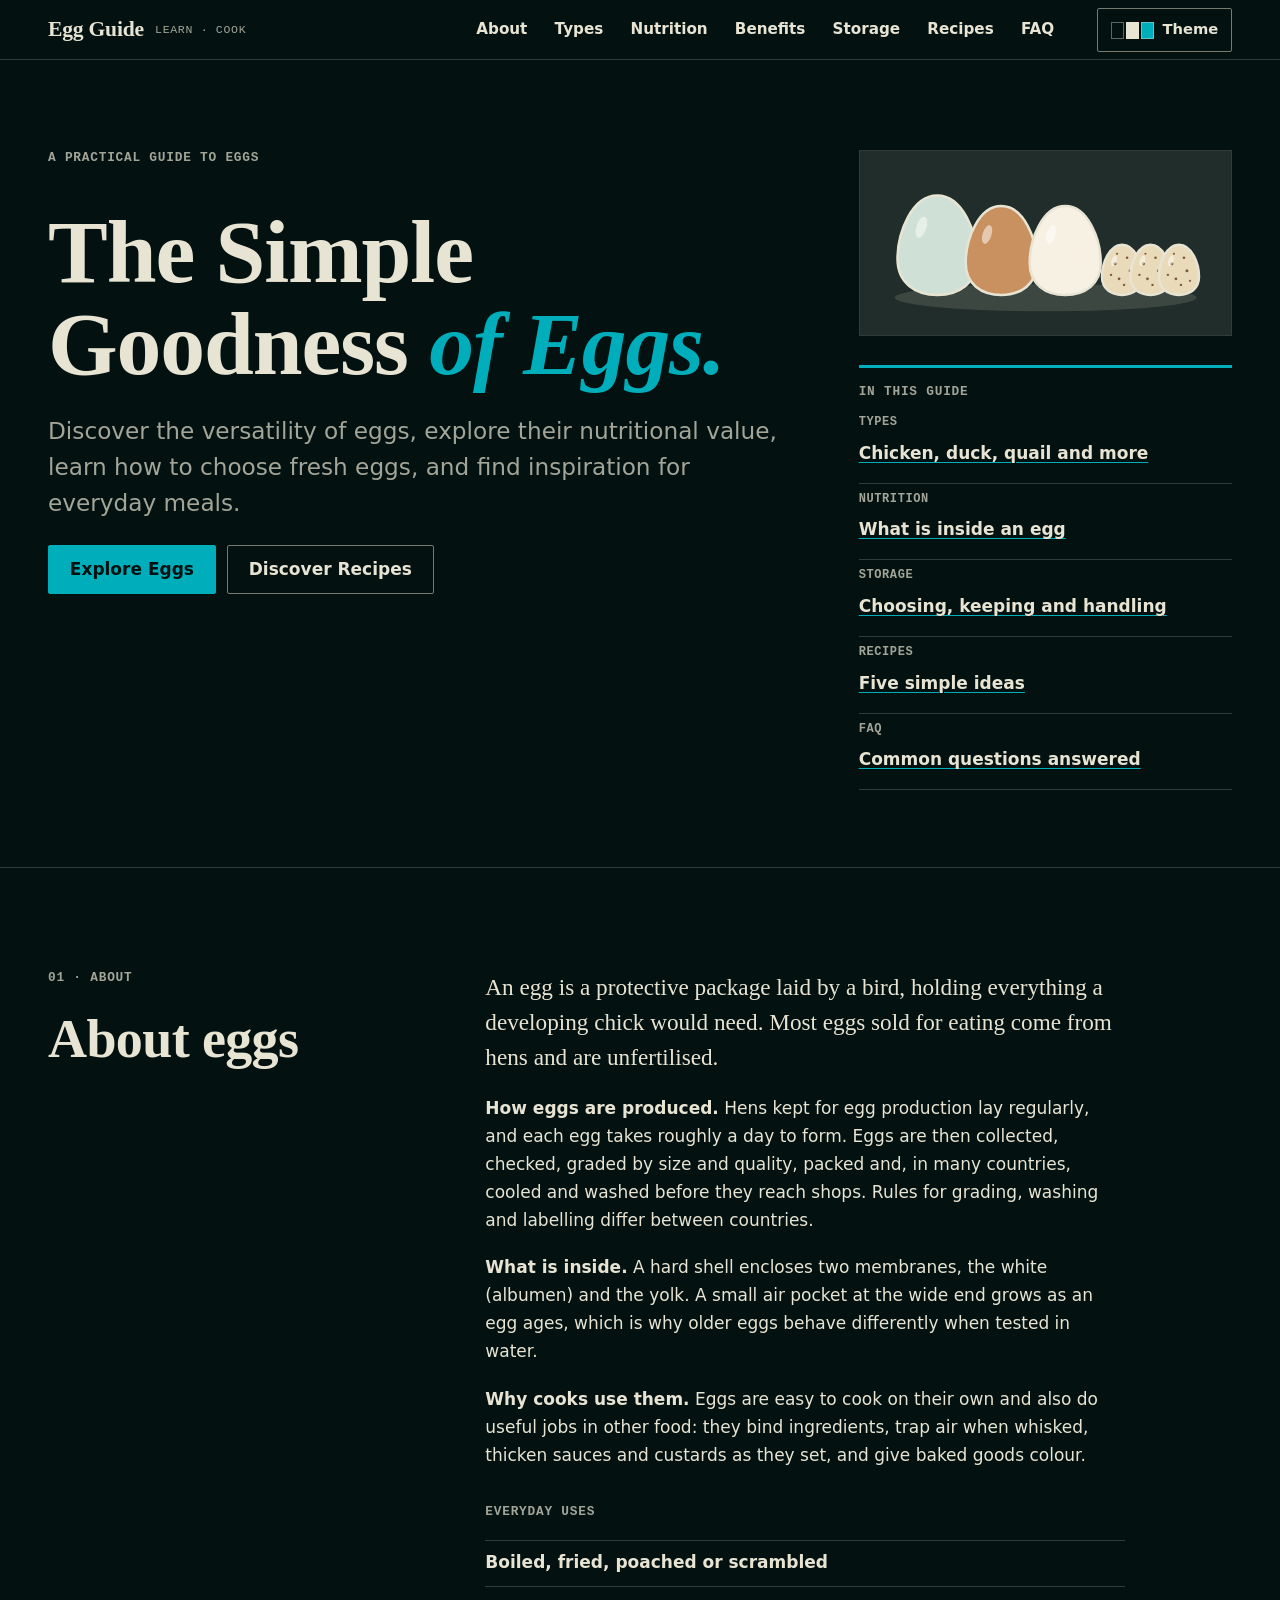
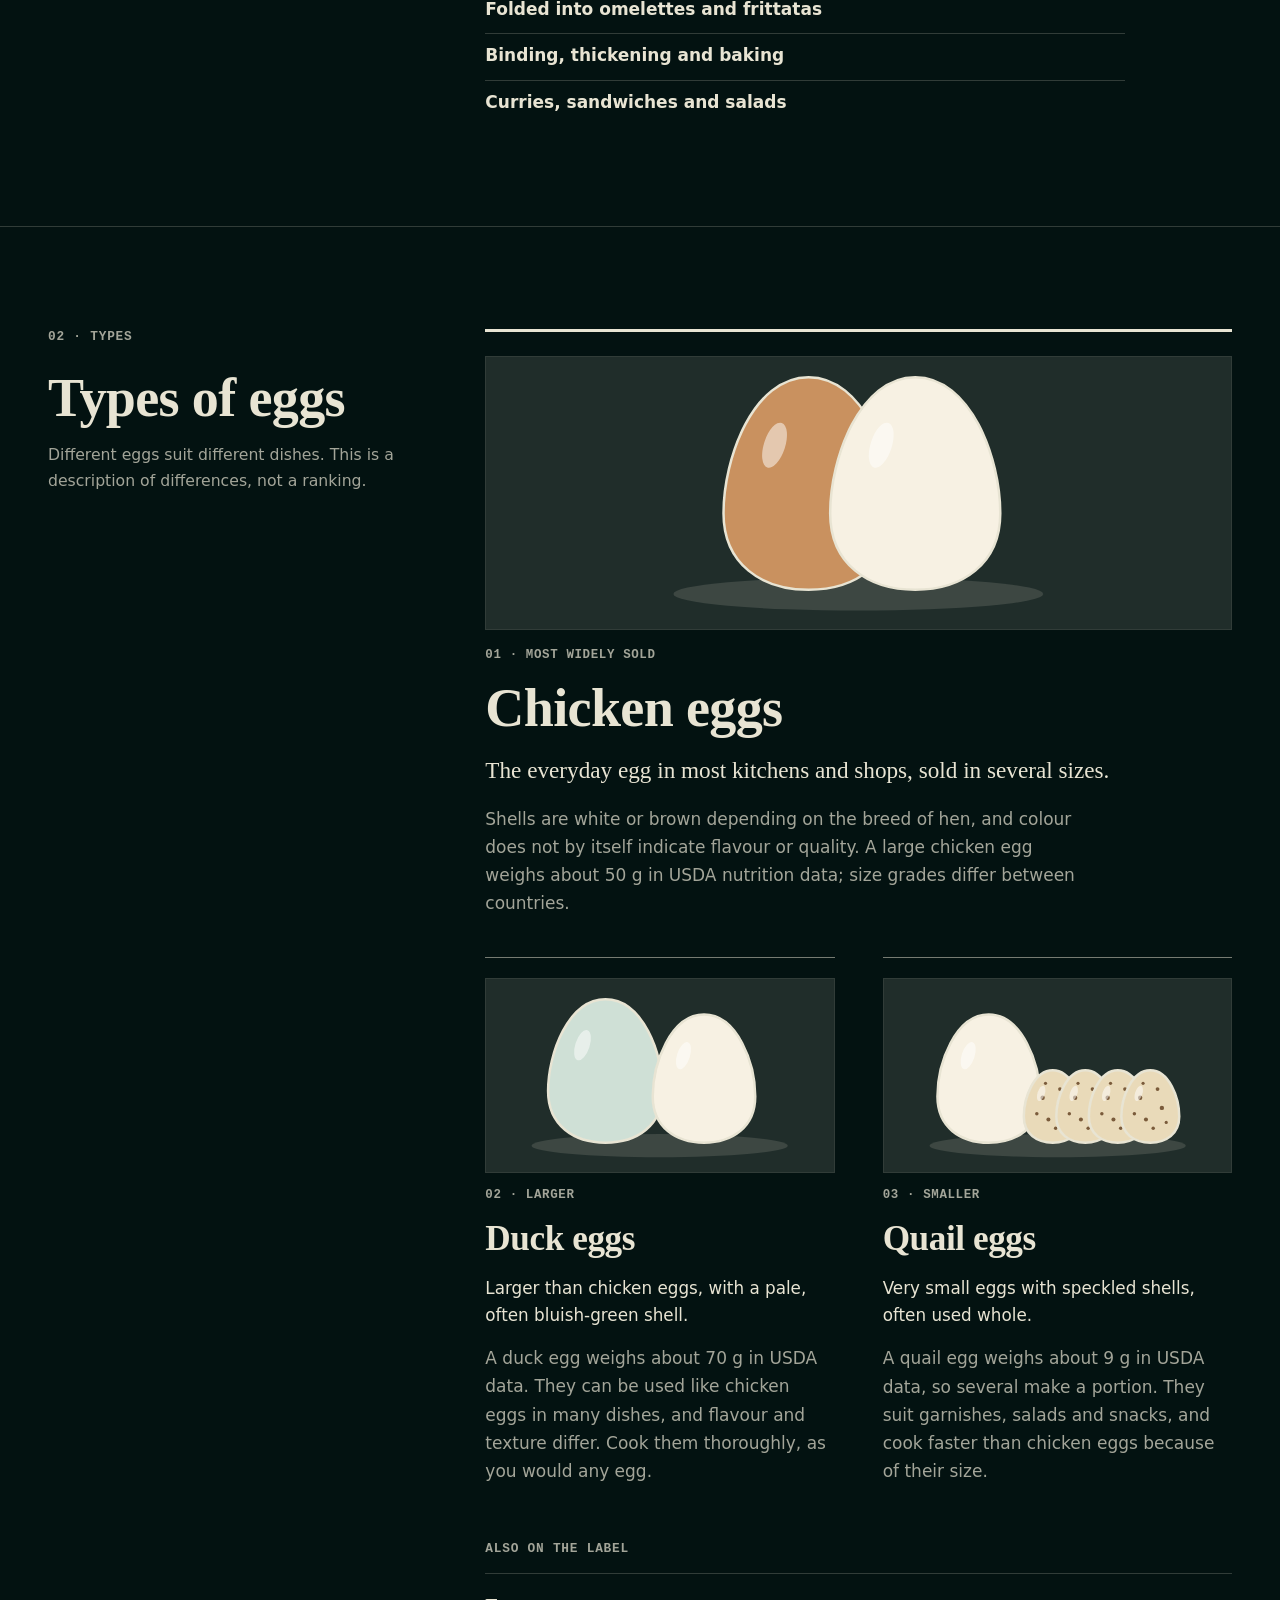
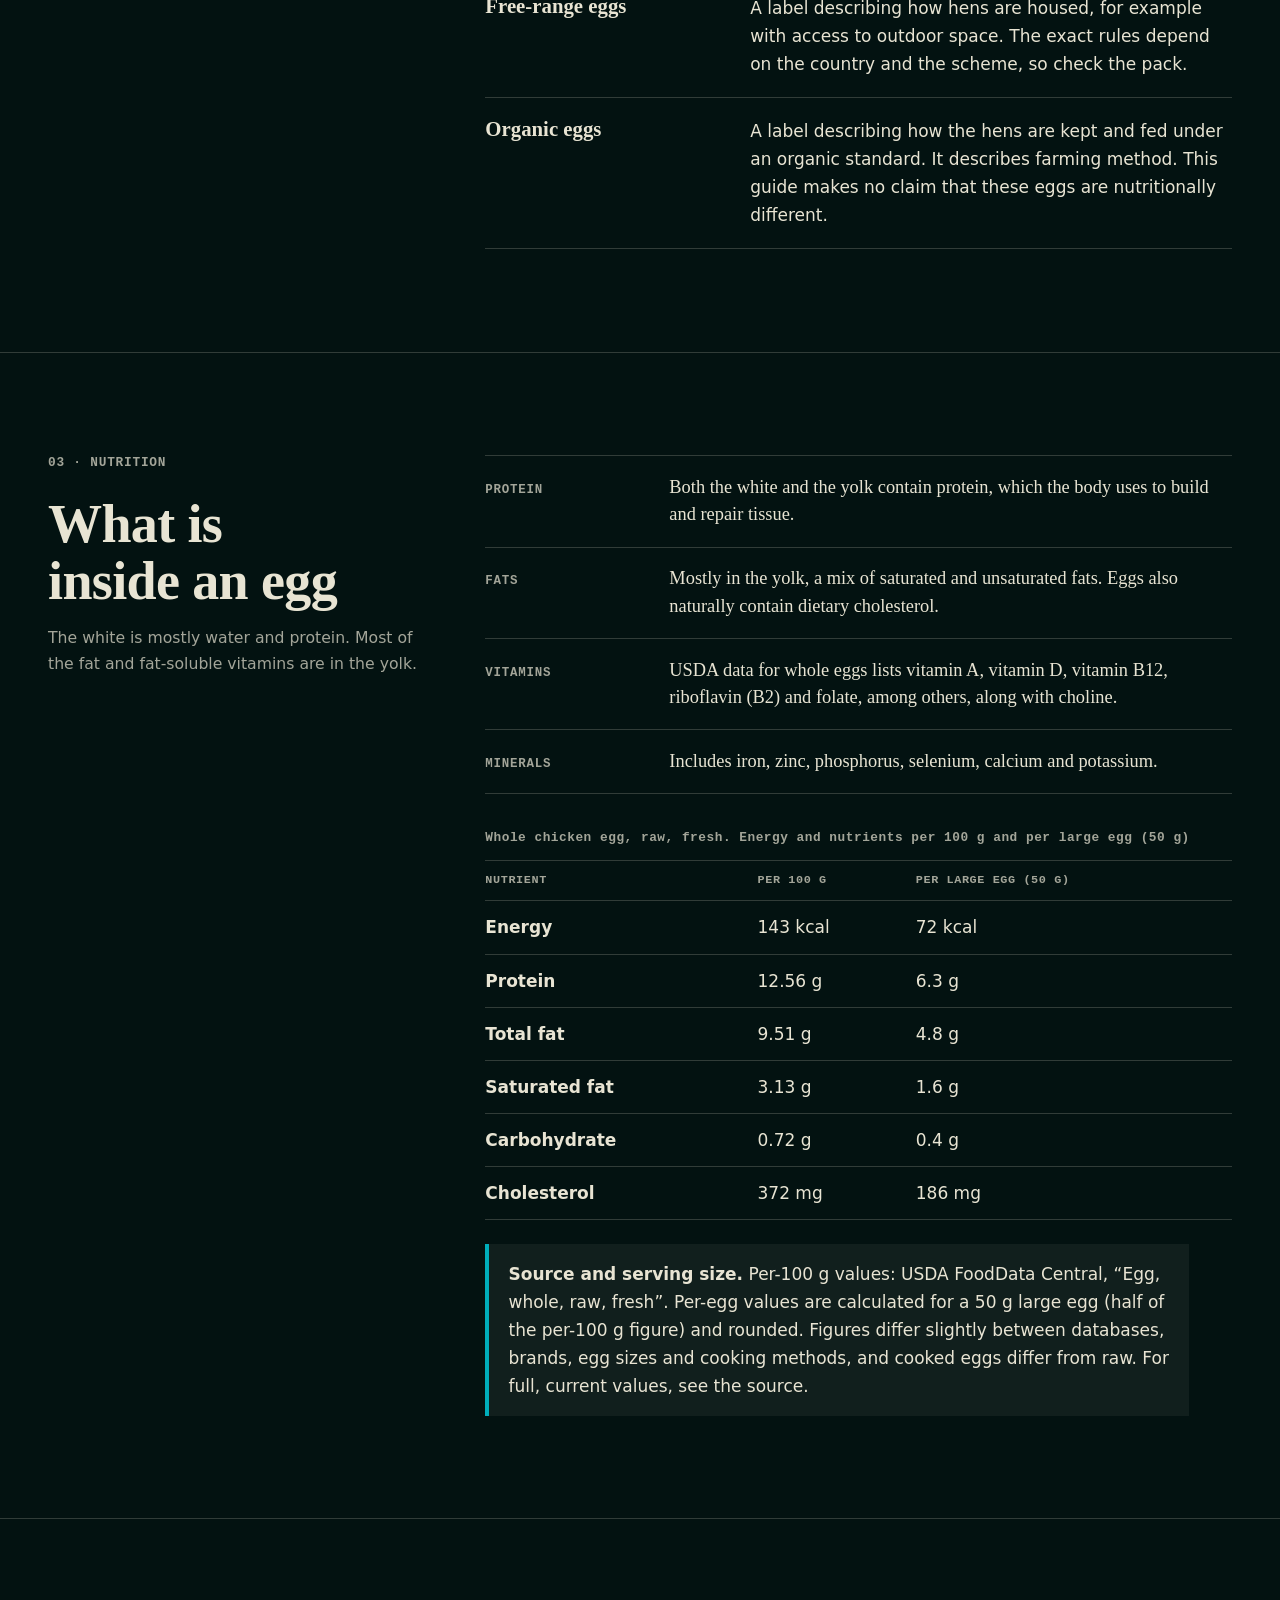
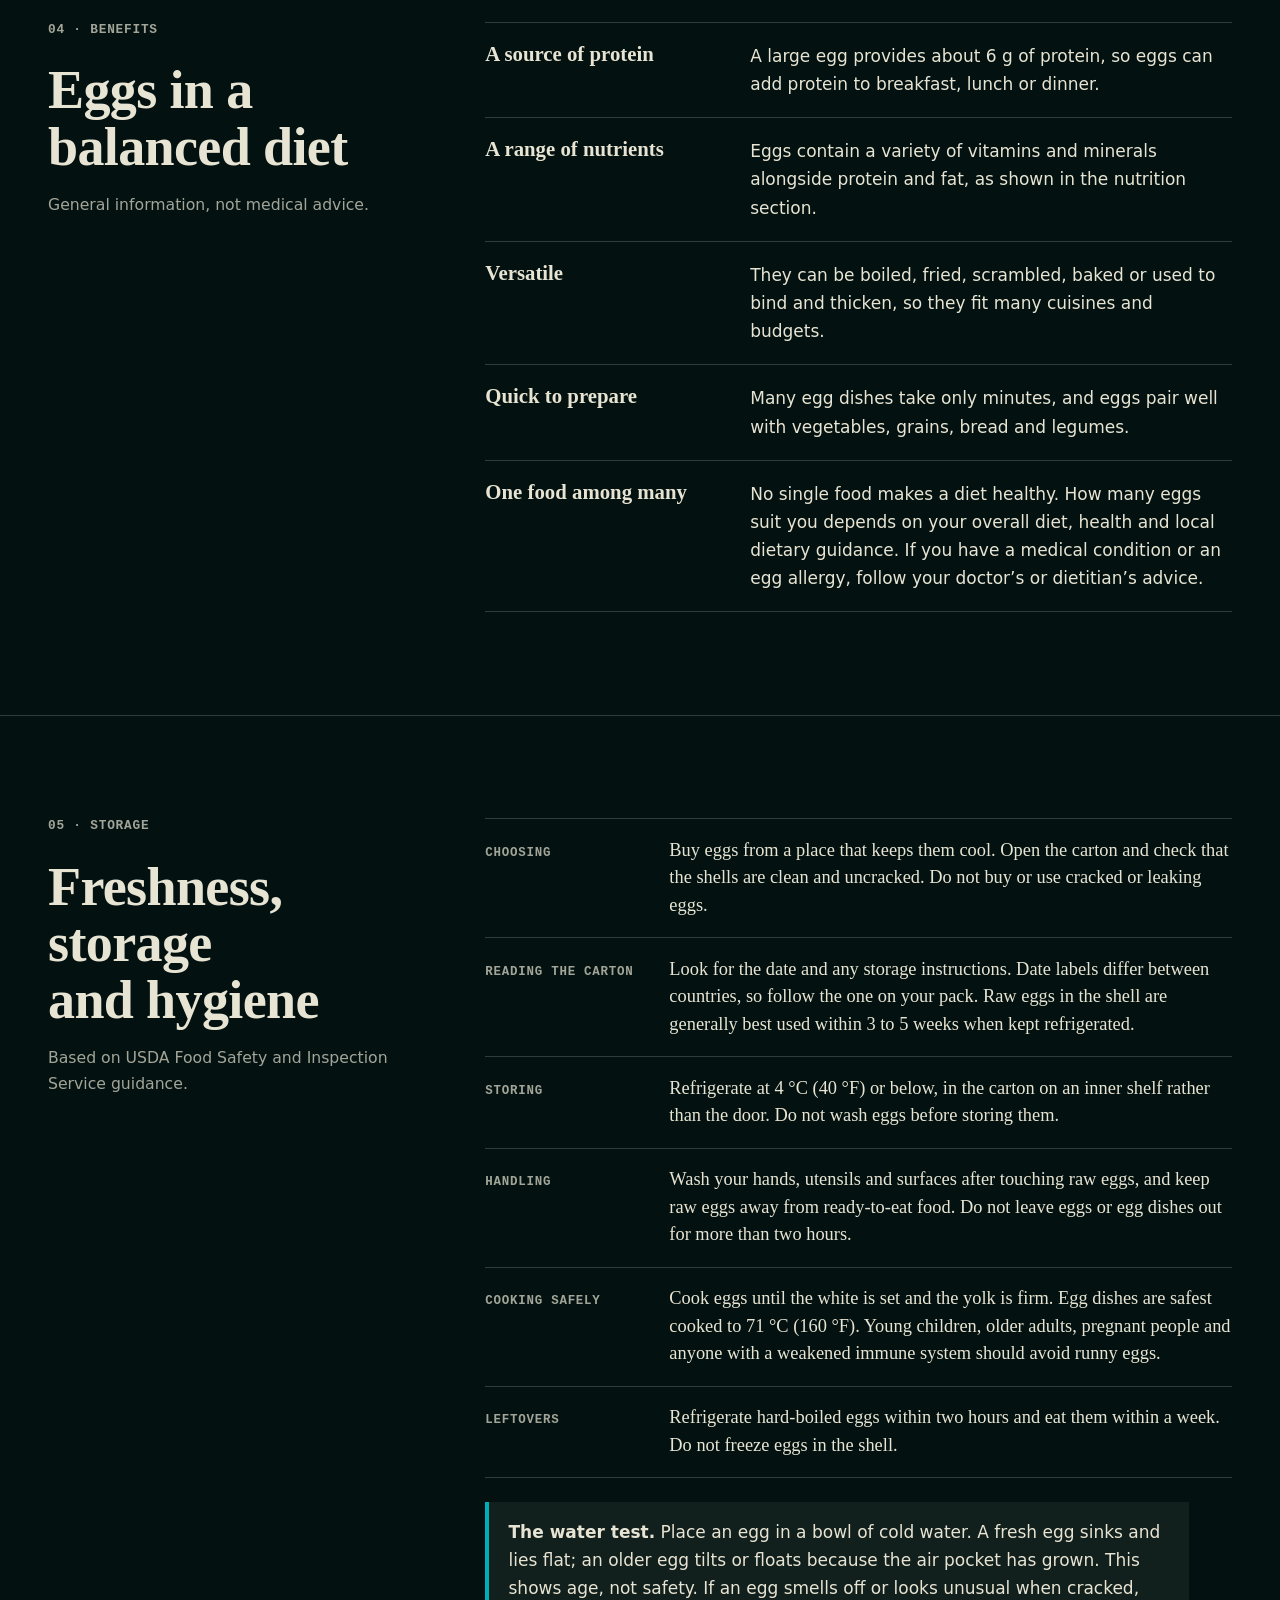
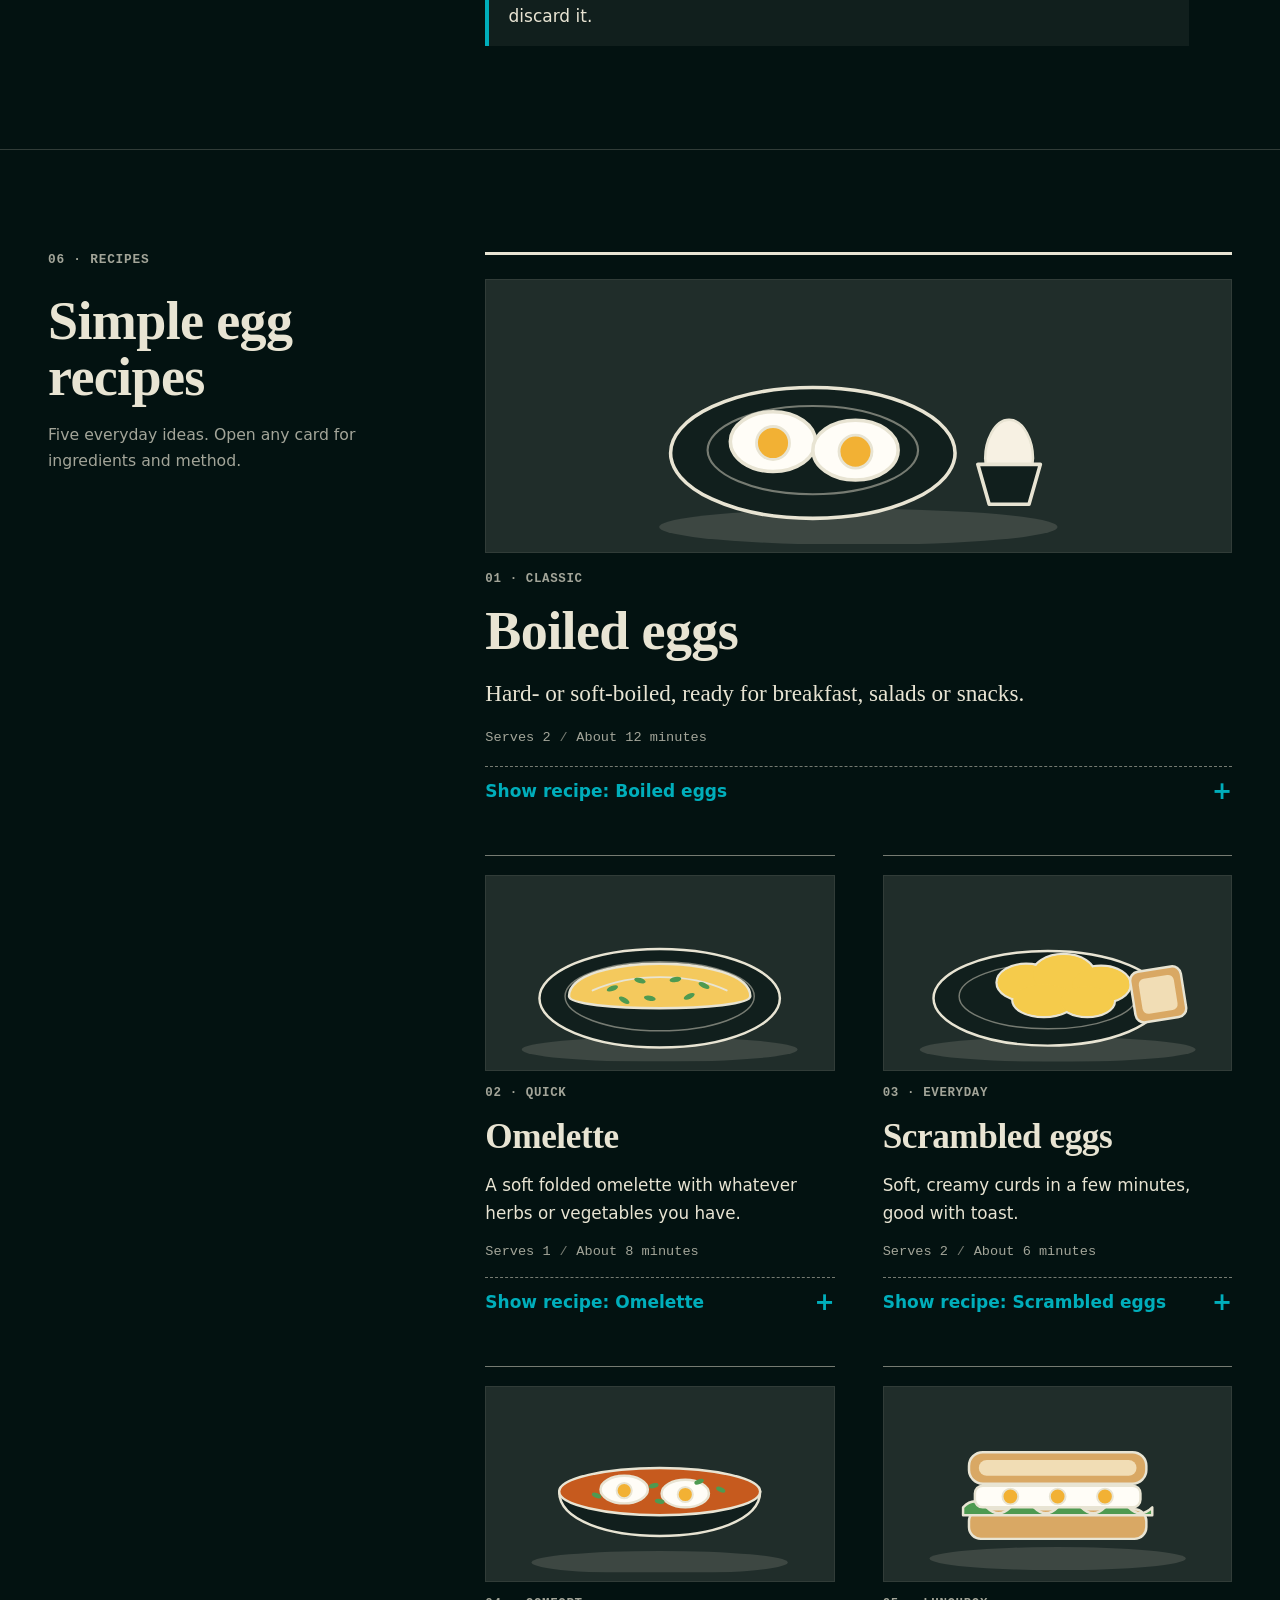
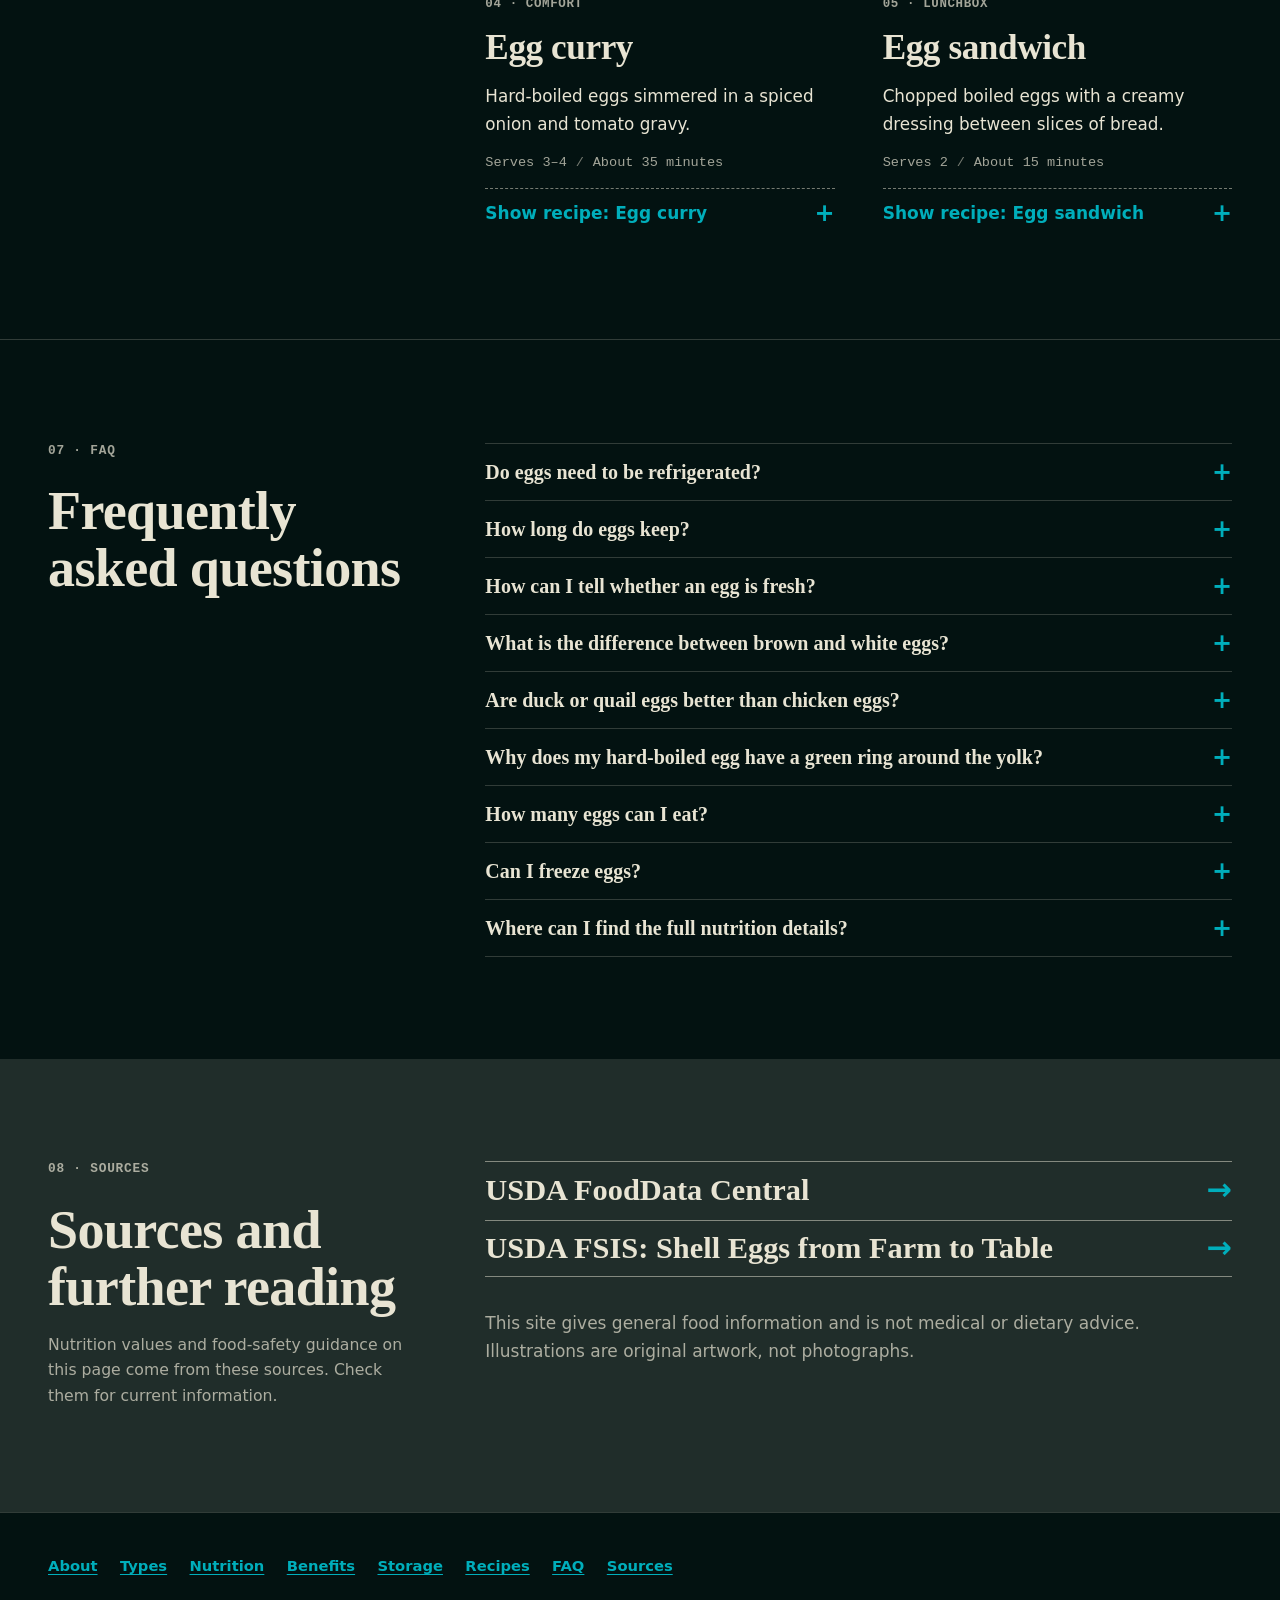
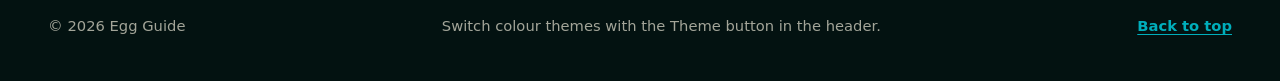
<file: egg-website/index.html>
<!doctype html>
<html lang="en" data-theme="ink-teal">
<head>
  <meta charset="utf-8">
  <meta name="viewport" content="width=device-width, initial-scale=1">
  <title>The Simple Goodness of Eggs — a practical egg guide</title>
  <meta name="description" content="Discover the versatility of eggs, explore their nutritional value, learn how to choose fresh eggs, and find inspiration for everyday meals.">
  <meta name="theme-color" content="#031211">
  <meta property="og:title" content="The Simple Goodness of Eggs">
  <meta property="og:description" content="Types of eggs, nutrition, safe storage, simple recipes and answers to common questions.">
  <meta property="og:type" content="website">
  <meta property="og:image" content="assets/og-image.png">
  <meta property="og:image:alt" content="Illustration of white, brown, duck and quail eggs">
  <meta name="twitter:card" content="summary_large_image">
  <link rel="icon" type="image/svg+xml" href="favicon.svg">
  <link rel="stylesheet" href="style.css">
  <!-- Synchronous on purpose: applies the saved theme before first paint, so there is no flash of the wrong theme. -->
  <script src="themes.js"></script>
  <script src="switcher.js" defer></script>
  <script src="script.js" defer></script>
</head>
<body>
  <svg width="0" height="0" style="position:absolute" aria-hidden="true" focusable="false"><defs><symbol id="ill-hero" viewBox="0 105 400 190"><ellipse class="shadow" cx="200" cy="261" rx="170" ry="15.3"/><g transform="translate(78 197.5) rotate(0) scale(1.12)"><path class="ink e-duck" vector-effect="non-scaling-stroke" d="M0,-46 C26,-46 40,-8 40,18 C40,42 22,54 0,54 C-22,54 -40,42 -40,18 C-40,-8 -26,-46 0,-46 Z"/><ellipse class="hi" cx="-16" cy="-14" rx="5" ry="11" transform="rotate(18 -16 -14)"/></g><g transform="translate(150 204.0) rotate(0) scale(1.0)"><path class="ink e-brown" vector-effect="non-scaling-stroke" d="M0,-46 C26,-46 40,-8 40,18 C40,42 22,54 0,54 C-22,54 -40,42 -40,18 C-40,-8 -26,-46 0,-46 Z"/><ellipse class="hi" cx="-16" cy="-14" rx="5" ry="11" transform="rotate(18 -16 -14)"/></g><g transform="translate(222 204.0) rotate(0) scale(1.0)"><path class="ink e-white" vector-effect="non-scaling-stroke" d="M0,-46 C26,-46 40,-8 40,18 C40,42 22,54 0,54 C-22,54 -40,42 -40,18 C-40,-8 -26,-46 0,-46 Z"/><ellipse class="hi" cx="-16" cy="-14" rx="5" ry="11" transform="rotate(18 -16 -14)"/></g><g transform="translate(286 227.5) rotate(0) scale(0.565)"><path class="ink e-quail" vector-effect="non-scaling-stroke" d="M0,-46 C26,-46 40,-8 40,18 C40,42 22,54 0,54 C-22,54 -40,42 -40,18 C-40,-8 -26,-46 0,-46 Z"/><circle class="speck" cx="-14" cy="-8" r="3"/><circle class="speck" cx="10" cy="-20" r="2.6"/><circle class="speck" cx="16" cy="6" r="3"/><circle class="speck" cx="-6" cy="22" r="2.8"/><circle class="speck" cx="-22" cy="14" r="2.4"/><circle class="speck" cx="4" cy="34" r="2.4"/><circle class="speck" cx="22" cy="26" r="2.2"/><circle class="speck" cx="-10" cy="-28" r="2.2"/><ellipse class="hi" cx="-16" cy="-14" rx="5" ry="11" transform="rotate(18 -16 -14)"/></g><g transform="translate(318 227.5) rotate(0) scale(0.565)"><path class="ink e-quail" vector-effect="non-scaling-stroke" d="M0,-46 C26,-46 40,-8 40,18 C40,42 22,54 0,54 C-22,54 -40,42 -40,18 C-40,-8 -26,-46 0,-46 Z"/><circle class="speck" cx="-14" cy="-8" r="3"/><circle class="speck" cx="10" cy="-20" r="2.6"/><circle class="speck" cx="16" cy="6" r="3"/><circle class="speck" cx="-6" cy="22" r="2.8"/><circle class="speck" cx="-22" cy="14" r="2.4"/><circle class="speck" cx="4" cy="34" r="2.4"/><circle class="speck" cx="22" cy="26" r="2.2"/><circle class="speck" cx="-10" cy="-28" r="2.2"/><ellipse class="hi" cx="-16" cy="-14" rx="5" ry="11" transform="rotate(18 -16 -14)"/></g><g transform="translate(350 227.5) rotate(0) scale(0.565)"><path class="ink e-quail" vector-effect="non-scaling-stroke" d="M0,-46 C26,-46 40,-8 40,18 C40,42 22,54 0,54 C-22,54 -40,42 -40,18 C-40,-8 -26,-46 0,-46 Z"/><circle class="speck" cx="-14" cy="-8" r="3"/><circle class="speck" cx="10" cy="-20" r="2.6"/><circle class="speck" cx="16" cy="6" r="3"/><circle class="speck" cx="-6" cy="22" r="2.8"/><circle class="speck" cx="-22" cy="14" r="2.4"/><circle class="speck" cx="4" cy="34" r="2.4"/><circle class="speck" cx="22" cy="26" r="2.2"/><circle class="speck" cx="-10" cy="-28" r="2.2"/><ellipse class="hi" cx="-16" cy="-14" rx="5" ry="11" transform="rotate(18 -16 -14)"/></g></symbol><symbol id="ill-chicken" viewBox="0 0 320 180"><ellipse class="shadow" cx="160" cy="161" rx="130" ry="11.7"/><g transform="translate(125 77.3) rotate(0) scale(1.4949999999999999)"><path class="ink e-brown" vector-effect="non-scaling-stroke" d="M0,-46 C26,-46 40,-8 40,18 C40,42 22,54 0,54 C-22,54 -40,42 -40,18 C-40,-8 -26,-46 0,-46 Z"/><ellipse class="hi" cx="-16" cy="-14" rx="5" ry="11" transform="rotate(18 -16 -14)"/></g><g transform="translate(200 77.3) rotate(0) scale(1.4949999999999999)"><path class="ink e-white" vector-effect="non-scaling-stroke" d="M0,-46 C26,-46 40,-8 40,18 C40,42 22,54 0,54 C-22,54 -40,42 -40,18 C-40,-8 -26,-46 0,-46 Z"/><ellipse class="hi" cx="-16" cy="-14" rx="5" ry="11" transform="rotate(18 -16 -14)"/></g></symbol><symbol id="ill-duck" viewBox="0 0 320 180"><ellipse class="shadow" cx="160" cy="161" rx="130" ry="11.7"/><g transform="translate(105 79.4) rotate(0) scale(1.4560000000000002)"><path class="ink e-duck" vector-effect="non-scaling-stroke" d="M0,-46 C26,-46 40,-8 40,18 C40,42 22,54 0,54 C-22,54 -40,42 -40,18 C-40,-8 -26,-46 0,-46 Z"/><ellipse class="hi" cx="-16" cy="-14" rx="5" ry="11" transform="rotate(18 -16 -14)"/></g><g transform="translate(205 87.8) rotate(0) scale(1.3)"><path class="ink e-white" vector-effect="non-scaling-stroke" d="M0,-46 C26,-46 40,-8 40,18 C40,42 22,54 0,54 C-22,54 -40,42 -40,18 C-40,-8 -26,-46 0,-46 Z"/><ellipse class="hi" cx="-16" cy="-14" rx="5" ry="11" transform="rotate(18 -16 -14)"/></g></symbol><symbol id="ill-quail" viewBox="0 0 320 180"><ellipse class="shadow" cx="160" cy="161" rx="130" ry="11.7"/><g transform="translate(90 87.8) rotate(0) scale(1.3)"><path class="ink e-white" vector-effect="non-scaling-stroke" d="M0,-46 C26,-46 40,-8 40,18 C40,42 22,54 0,54 C-22,54 -40,42 -40,18 C-40,-8 -26,-46 0,-46 Z"/><ellipse class="hi" cx="-16" cy="-14" rx="5" ry="11" transform="rotate(18 -16 -14)"/></g><g transform="translate(155 118.3) rotate(0) scale(0.7344999999999999)"><path class="ink e-quail" vector-effect="non-scaling-stroke" d="M0,-46 C26,-46 40,-8 40,18 C40,42 22,54 0,54 C-22,54 -40,42 -40,18 C-40,-8 -26,-46 0,-46 Z"/><circle class="speck" cx="-14" cy="-8" r="3"/><circle class="speck" cx="10" cy="-20" r="2.6"/><circle class="speck" cx="16" cy="6" r="3"/><circle class="speck" cx="-6" cy="22" r="2.8"/><circle class="speck" cx="-22" cy="14" r="2.4"/><circle class="speck" cx="4" cy="34" r="2.4"/><circle class="speck" cx="22" cy="26" r="2.2"/><circle class="speck" cx="-10" cy="-28" r="2.2"/><ellipse class="hi" cx="-16" cy="-14" rx="5" ry="11" transform="rotate(18 -16 -14)"/></g><g transform="translate(188 118.3) rotate(0) scale(0.7344999999999999)"><path class="ink e-quail" vector-effect="non-scaling-stroke" d="M0,-46 C26,-46 40,-8 40,18 C40,42 22,54 0,54 C-22,54 -40,42 -40,18 C-40,-8 -26,-46 0,-46 Z"/><circle class="speck" cx="-14" cy="-8" r="3"/><circle class="speck" cx="10" cy="-20" r="2.6"/><circle class="speck" cx="16" cy="6" r="3"/><circle class="speck" cx="-6" cy="22" r="2.8"/><circle class="speck" cx="-22" cy="14" r="2.4"/><circle class="speck" cx="4" cy="34" r="2.4"/><circle class="speck" cx="22" cy="26" r="2.2"/><circle class="speck" cx="-10" cy="-28" r="2.2"/><ellipse class="hi" cx="-16" cy="-14" rx="5" ry="11" transform="rotate(18 -16 -14)"/></g><g transform="translate(221 118.3) rotate(0) scale(0.7344999999999999)"><path class="ink e-quail" vector-effect="non-scaling-stroke" d="M0,-46 C26,-46 40,-8 40,18 C40,42 22,54 0,54 C-22,54 -40,42 -40,18 C-40,-8 -26,-46 0,-46 Z"/><circle class="speck" cx="-14" cy="-8" r="3"/><circle class="speck" cx="10" cy="-20" r="2.6"/><circle class="speck" cx="16" cy="6" r="3"/><circle class="speck" cx="-6" cy="22" r="2.8"/><circle class="speck" cx="-22" cy="14" r="2.4"/><circle class="speck" cx="4" cy="34" r="2.4"/><circle class="speck" cx="22" cy="26" r="2.2"/><circle class="speck" cx="-10" cy="-28" r="2.2"/><ellipse class="hi" cx="-16" cy="-14" rx="5" ry="11" transform="rotate(18 -16 -14)"/></g><g transform="translate(254 118.3) rotate(0) scale(0.7344999999999999)"><path class="ink e-quail" vector-effect="non-scaling-stroke" d="M0,-46 C26,-46 40,-8 40,18 C40,42 22,54 0,54 C-22,54 -40,42 -40,18 C-40,-8 -26,-46 0,-46 Z"/><circle class="speck" cx="-14" cy="-8" r="3"/><circle class="speck" cx="10" cy="-20" r="2.6"/><circle class="speck" cx="16" cy="6" r="3"/><circle class="speck" cx="-6" cy="22" r="2.8"/><circle class="speck" cx="-22" cy="14" r="2.4"/><circle class="speck" cx="4" cy="34" r="2.4"/><circle class="speck" cx="22" cy="26" r="2.2"/><circle class="speck" cx="-10" cy="-28" r="2.2"/><ellipse class="hi" cx="-16" cy="-14" rx="5" ry="11" transform="rotate(18 -16 -14)"/></g></symbol><symbol id="ill-boiled" viewBox="0 0 320 180"><ellipse class="shadow" cx="160" cy="168" rx="140" ry="12.6"/><ellipse class="ink plate" cx="128" cy="116" rx="100" ry="46"/><ellipse class="rim" cx="128" cy="114" rx="74" ry="31"/><ellipse class="ink e-albumen" cx="100" cy="108" rx="30" ry="21"/><circle class="ink e-yolk" cx="100" cy="109" r="11.6" style="stroke-width:2"/><ellipse class="ink e-albumen" cx="158" cy="114" rx="30" ry="21"/><circle class="ink e-yolk" cx="158" cy="115" r="11.6" style="stroke-width:2"/><g transform="translate(266 112) scale(.42)"><path class="ink e-white" vector-effect="non-scaling-stroke" d="M0,-46 C26,-46 40,-8 40,18 C40,42 22,54 0,54 C-22,54 -40,42 -40,18 C-40,-8 -26,-46 0,-46 Z"/></g><path class="ink plate" d="M244 124 L288 124 L280 152 L252 152 Z"/></symbol><symbol id="ill-omelette" viewBox="0 0 320 180"><ellipse class="shadow" cx="160" cy="168" rx="140" ry="12.6"/><ellipse class="ink plate" cx="160" cy="116" rx="122" ry="50"/><ellipse class="rim" cx="160" cy="114" rx="96" ry="35"/><path class="ink e-omelette" d="M68,114 C68,70 252,70 252,114 C252,130 68,130 68,114 Z"/><path d="M92,108 C132,90 190,90 228,108" fill="none" class="ink" style="stroke-width:2"/><ellipse class="leaf" cx="112" cy="106" rx="6" ry="2.6" transform="rotate(-20 112 106)"/><ellipse class="leaf" cx="140" cy="98" rx="6" ry="2.6" transform="rotate(15 140 98)"/><ellipse class="leaf" cx="176" cy="97" rx="6" ry="2.6" transform="rotate(-10 176 97)"/><ellipse class="leaf" cx="205" cy="103" rx="6" ry="2.6" transform="rotate(25 205 103)"/><ellipse class="leaf" cx="150" cy="116" rx="6" ry="2.6" transform="rotate(10 150 116)"/><ellipse class="leaf" cx="190" cy="114" rx="6" ry="2.6" transform="rotate(-25 190 114)"/><ellipse class="leaf" cx="124" cy="118" rx="6" ry="2.6" transform="rotate(30 124 118)"/></symbol><symbol id="ill-scrambled" viewBox="0 0 320 180"><ellipse class="shadow" cx="160" cy="168" rx="140" ry="12.6"/><ellipse class="ink plate" cx="150" cy="116" rx="116" ry="48"/><ellipse class="rim" cx="150" cy="114" rx="90" ry="33"/><ellipse class="ink e-scramble" cx="128" cy="100" rx="30" ry="19"/><ellipse class="ink e-scramble" cx="166" cy="92" rx="32" ry="21"/><ellipse class="ink e-scramble" cx="204" cy="102" rx="30" ry="19"/><ellipse class="ink e-scramble" cx="146" cy="118" rx="32" ry="17"/><ellipse class="ink e-scramble" cx="190" cy="119" rx="28" ry="16"/><ellipse class="e-scramble nostroke" cx="128" cy="100" rx="29" ry="18"/><ellipse class="e-scramble nostroke" cx="166" cy="92" rx="31" ry="20"/><ellipse class="e-scramble nostroke" cx="204" cy="102" rx="29" ry="18"/><ellipse class="e-scramble nostroke" cx="146" cy="118" rx="31" ry="16"/><ellipse class="e-scramble nostroke" cx="190" cy="119" rx="27" ry="15"/><rect class="ink toast" x="236" y="86" width="52" height="52" rx="9" transform="rotate(-9 262 112)"/><rect class="crumb" x="244" y="94" width="36" height="36" rx="6" transform="rotate(-9 262 112)"/></symbol><symbol id="ill-curry" viewBox="0 0 320 180"><ellipse class="shadow" cx="160" cy="170" rx="130" ry="11.7"/><path class="ink plate" d="M58,98 C58,158 262,158 262,98 Z"/><ellipse class="ink gravy" cx="160" cy="98" rx="102" ry="24"/><ellipse class="ink e-albumen" cx="124" cy="96" rx="24" ry="14"/><circle class="ink e-yolk" cx="124" cy="97" r="7.7" style="stroke-width:2"/><ellipse class="ink e-albumen" cx="186" cy="100" rx="24" ry="14"/><circle class="ink e-yolk" cx="186" cy="101" r="7.7" style="stroke-width:2"/><ellipse class="leaf" cx="96" cy="102" rx="5" ry="2.4" transform="rotate(20 96 102)"/><ellipse class="leaf" cx="154" cy="92" rx="5" ry="2.4" transform="rotate(-15 154 92)"/><ellipse class="leaf" cx="222" cy="96" rx="5" ry="2.4" transform="rotate(25 222 96)"/><ellipse class="leaf" cx="160" cy="108" rx="5" ry="2.4" transform="rotate(10 160 108)"/><ellipse class="leaf" cx="200" cy="88" rx="5" ry="2.4" transform="rotate(-20 200 88)"/></symbol><symbol id="ill-sandwich" viewBox="0 0 320 180"><ellipse class="shadow" cx="160" cy="166" rx="130" ry="11.7"/><rect class="ink toast" x="70" y="116" width="180" height="30" rx="12"/><path class="ink leaf" d="M64,114 q12,-12 24,0 t24,0 t24,0 t24,0 t24,0 t24,0 t24,0 t24,0 v8 h-192 z"/><rect class="ink e-albumen" x="76" y="92" width="168" height="22" rx="8"/><circle class="ink e-yolk" cx="112" cy="103" r="8" style="stroke-width:2"/><circle class="ink e-yolk" cx="160" cy="103" r="8" style="stroke-width:2"/><circle class="ink e-yolk" cx="208" cy="103" r="8" style="stroke-width:2"/><rect class="ink toast" x="70" y="58" width="180" height="32" rx="14"/><rect class="crumb" x="80" y="66" width="160" height="16" rx="8"/></symbol></defs></svg>
  <a class="skip-link" href="#main">Skip to content</a>

  <header class="site-header">
    <div class="wrap header-inner">
      <a class="brand" href="#top" aria-label="Egg Guide, back to top"><span class="brand-name">Egg Guide</span><span class="brand-role">Learn · Cook</span></a>
      <nav class="main-nav" id="main-nav" aria-label="Main"><ul><li><a href="#about">About</a></li><li><a href="#types">Types</a></li><li><a href="#nutrition">Nutrition</a></li><li><a href="#benefits">Benefits</a></li><li><a href="#storage">Storage</a></li><li><a href="#recipes">Recipes</a></li><li><a href="#faq">FAQ</a></li></ul></nav>
      <div class="header-tools">
        <div id="theme-slot"></div>
        <button type="button" class="menu-btn" id="menu-btn" aria-expanded="false" aria-controls="main-nav" aria-label="Open menu"><span class="menu-bars" aria-hidden="true"></span></button>
      </div>
    </div>
  </header>

  <main id="main">
    <section class="hero" id="top" aria-labelledby="hero-title">
      <div class="wrap hero-grid">
        <div class="hero-main">
          <p class="kicker">A practical guide to eggs</p>
          <h1 id="hero-title">The Simple Goodness <em>of&nbsp;Eggs.</em></h1>
          <p class="hero-lead">Discover the versatility of eggs, explore their nutritional value, learn how to choose fresh eggs, and find inspiration for everyday meals.</p>
          <p class="hero-actions"><a class="btn btn-primary" href="#types">Explore Eggs</a><a class="btn btn-quiet" href="#recipes">Discover Recipes</a></p>
        </div>
        <div class="hero-side">
          <figure class="figure hero-figure"><svg class="illus" viewBox="0 0 400 190" width="400" height="190" role="img" aria-label="Illustration of a pale duck egg, a brown and a white chicken egg, and three small speckled quail eggs in a row, drawn to relative size."><use href="#ill-hero"/></svg></figure>
          <aside class="hero-index" aria-label="In this guide">
            <h2 class="index-title">In this guide</h2>
            <dl>
              <div><dt>Types</dt><dd><a href="#types">Chicken, duck, quail and more</a></dd></div>
              <div><dt>Nutrition</dt><dd><a href="#nutrition">What is inside an egg</a></dd></div>
              <div><dt>Storage</dt><dd><a href="#storage">Choosing, keeping and handling</a></dd></div>
              <div><dt>Recipes</dt><dd><a href="#recipes">Five simple ideas</a></dd></div>
              <div><dt>FAQ</dt><dd><a href="#faq">Common questions answered</a></dd></div>
            </dl>
          </aside>
        </div>
      </div>
    </section>

    <section class="section ruled" id="about" aria-labelledby="about-title">
      <div class="wrap section-grid">
        <header class="section-head"><p class="kicker">01 · About</p><h2 id="about-title">About eggs</h2></header>
        <div class="section-body prose">
          <p class="lead">An egg is a protective package laid by a bird, holding everything a developing chick would need. Most eggs sold for eating come from hens and are unfertilised.</p>
          <p><strong>How eggs are produced.</strong> Hens kept for egg production lay regularly, and each egg takes roughly a day to form. Eggs are then collected, checked, graded by size and quality, packed and, in many countries, cooled and washed before they reach shops. Rules for grading, washing and labelling differ between countries.</p>
          <p><strong>What is inside.</strong> A hard shell encloses two membranes, the white (albumen) and the yolk. A small air pocket at the wide end grows as an egg ages, which is why older eggs behave differently when tested in water.</p>
          <p><strong>Why cooks use them.</strong> Eggs are easy to cook on their own and also do useful jobs in other food: they bind ingredients, trap air when whisked, thicken sauces and custards as they set, and give baked goods colour.</p>
          <h3>Everyday uses</h3>
          <ul class="plain"><li>Boiled, fried, poached or scrambled</li><li>Folded into omelettes and frittatas</li><li>Binding, thickening and baking</li><li>Curries, sandwiches and salads</li></ul>
        </div>
      </div>
    </section>

    <section class="section ruled" id="types" aria-labelledby="types-title">
      <div class="wrap section-grid">
        <header class="section-head"><p class="kicker">02 · Types</p><h2 id="types-title">Types of eggs</h2><p class="section-note">Different eggs suit different dishes. This is a description of differences, not a ranking.</p></header>
        <div class="section-body">
          <article class="project lead-project">
            <figure class="figure p-figure"><svg class="illus" viewBox="0 0 320 180" width="320" height="180" role="img" aria-label="Illustration of a brown and a white chicken egg side by side."><use href="#ill-chicken"/></svg></figure>
            <p class="p-top"><span>01 · Most widely sold</span></p>
            <h3>Chicken eggs</h3>
            <p class="p-summary">The everyday egg in most kitchens and shops, sold in several sizes.</p>
            <p class="p-detail">Shells are white or brown depending on the breed of hen, and colour does not by itself indicate flavour or quality. A large chicken egg weighs about 50 g in USDA nutrition data; size grades differ between countries.</p>
          </article>
          <div class="project-pair">
            <article class="project">
              <figure class="figure p-figure"><svg class="illus" viewBox="0 0 320 180" width="320" height="180" role="img" aria-label="Illustration of a larger pale duck egg beside a chicken egg, showing the size difference."><use href="#ill-duck"/></svg></figure>
              <p class="p-top"><span>02 · Larger</span></p>
              <h3>Duck eggs</h3>
              <p class="p-summary">Larger than chicken eggs, with a pale, often bluish-green shell.</p>
              <p class="p-detail">A duck egg weighs about 70 g in USDA data. They can be used like chicken eggs in many dishes, and flavour and texture differ. Cook them thoroughly, as you would any egg.</p>
            </article>
            <article class="project">
              <figure class="figure p-figure"><svg class="illus" viewBox="0 0 320 180" width="320" height="180" role="img" aria-label="Illustration of four small speckled quail eggs beside a chicken egg, showing how small they are."><use href="#ill-quail"/></svg></figure>
              <p class="p-top"><span>03 · Smaller</span></p>
              <h3>Quail eggs</h3>
              <p class="p-summary">Very small eggs with speckled shells, often used whole.</p>
              <p class="p-detail">A quail egg weighs about 9 g in USDA data, so several make a portion. They suit garnishes, salads and snacks, and cook faster than chicken eggs because of their size.</p>
            </article>
          </div>
          <div class="also"><h3>Also on the label</h3>
            <ul class="rows">
              <li><div><p class="row-name">Free-range eggs</p></div><div><p>A label describing how hens are housed, for example with access to outdoor space. The exact rules depend on the country and the scheme, so check the pack.</p></div></li>
              <li><div><p class="row-name">Organic eggs</p></div><div><p>A label describing how the hens are kept and fed under an organic standard. It describes farming method. This guide makes no claim that these eggs are nutritionally different.</p></div></li>
            </ul>
          </div>
        </div>
      </div>
    </section>

    <section class="section ruled" id="nutrition" aria-labelledby="nutrition-title">
      <div class="wrap section-grid">
        <header class="section-head"><p class="kicker">03 · Nutrition</p><h2 id="nutrition-title">What is inside an egg</h2><p class="section-note">The white is mostly water and protein. Most of the fat and fat-soluble vitamins are in the yolk.</p></header>
        <div class="section-body">
          <dl class="ledger">
            <div><dt>Protein</dt><dd class="ledger-text">Both the white and the yolk contain protein, which the body uses to build and repair tissue.</dd></div>
            <div><dt>Fats</dt><dd class="ledger-text">Mostly in the yolk, a mix of saturated and unsaturated fats. Eggs also naturally contain dietary cholesterol.</dd></div>
            <div><dt>Vitamins</dt><dd class="ledger-text">USDA data for whole eggs lists vitamin A, vitamin D, vitamin B12, riboflavin (B2) and folate, among others, along with choline.</dd></div>
            <div><dt>Minerals</dt><dd class="ledger-text">Includes iron, zinc, phosphorus, selenium, calcium and potassium.</dd></div>
          </dl>
          <div class="table-wrap">
            <table class="data-table">
              <caption>Whole chicken egg, raw, fresh. Energy and nutrients per 100 g and per large egg (50 g)</caption>
              <thead><tr><th scope="col">Nutrient</th><th scope="col">Per 100 g</th><th scope="col">Per large egg (50 g)</th></tr></thead>
              <tbody>
                <tr><th scope="row">Energy</th><td>143 kcal</td><td>72 kcal</td></tr>
                <tr><th scope="row">Protein</th><td>12.56 g</td><td>6.3 g</td></tr>
                <tr><th scope="row">Total fat</th><td>9.51 g</td><td>4.8 g</td></tr>
                <tr><th scope="row">Saturated fat</th><td>3.13 g</td><td>1.6 g</td></tr>
                <tr><th scope="row">Carbohydrate</th><td>0.72 g</td><td>0.4 g</td></tr>
                <tr><th scope="row">Cholesterol</th><td>372 mg</td><td>186 mg</td></tr>
              </tbody>
            </table>
          </div>
          <p class="callout"><strong>Source and serving size.</strong> Per-100 g values: USDA FoodData Central, “Egg, whole, raw, fresh”. Per-egg values are calculated for a 50 g large egg (half of the per-100 g figure) and rounded. Figures differ slightly between databases, brands, egg sizes and cooking methods, and cooked eggs differ from raw. For full, current values, see the source.</p>
        </div>
      </div>
    </section>

    <section class="section ruled" id="benefits" aria-labelledby="benefits-title">
      <div class="wrap section-grid">
        <header class="section-head"><p class="kicker">04 · Benefits</p><h2 id="benefits-title">Eggs in a balanced diet</h2><p class="section-note">General information, not medical advice.</p></header>
        <div class="section-body">
          <ul class="rows">
            <li><p class="row-name">A source of protein</p><p>A large egg provides about 6 g of protein, so eggs can add protein to breakfast, lunch or dinner.</p></li>
            <li><p class="row-name">A range of nutrients</p><p>Eggs contain a variety of vitamins and minerals alongside protein and fat, as shown in the nutrition section.</p></li>
            <li><p class="row-name">Versatile</p><p>They can be boiled, fried, scrambled, baked or used to bind and thicken, so they fit many cuisines and budgets.</p></li>
            <li><p class="row-name">Quick to prepare</p><p>Many egg dishes take only minutes, and eggs pair well with vegetables, grains, bread and legumes.</p></li>
            <li><p class="row-name">One food among many</p><p>No single food makes a diet healthy. How many eggs suit you depends on your overall diet, health and local dietary guidance. If you have a medical condition or an egg allergy, follow your doctor’s or dietitian’s advice.</p></li>
          </ul>
        </div>
      </div>
    </section>

    <section class="section ruled" id="storage" aria-labelledby="storage-title">
      <div class="wrap section-grid">
        <header class="section-head"><p class="kicker">05 · Storage</p><h2 id="storage-title">Freshness, storage and hygiene</h2><p class="section-note">Based on USDA Food Safety and Inspection Service guidance.</p></header>
        <div class="section-body">
          <dl class="ledger">
            <div><dt>Choosing</dt><dd class="ledger-text">Buy eggs from a place that keeps them cool. Open the carton and check that the shells are clean and uncracked. Do not buy or use cracked or leaking eggs.</dd></div>
            <div><dt>Reading the carton</dt><dd class="ledger-text">Look for the date and any storage instructions. Date labels differ between countries, so follow the one on your pack. Raw eggs in the shell are generally best used within 3 to 5 weeks when kept refrigerated.</dd></div>
            <div><dt>Storing</dt><dd class="ledger-text">Refrigerate at 4 °C (40 °F) or below, in the carton on an inner shelf rather than the door. Do not wash eggs before storing them.</dd></div>
            <div><dt>Handling</dt><dd class="ledger-text">Wash your hands, utensils and surfaces after touching raw eggs, and keep raw eggs away from ready-to-eat food. Do not leave eggs or egg dishes out for more than two hours.</dd></div>
            <div><dt>Cooking safely</dt><dd class="ledger-text">Cook eggs until the white is set and the yolk is firm. Egg dishes are safest cooked to 71 °C (160 °F). Young children, older adults, pregnant people and anyone with a weakened immune system should avoid runny eggs.</dd></div>
            <div><dt>Leftovers</dt><dd class="ledger-text">Refrigerate hard-boiled eggs within two hours and eat them within a week. Do not freeze eggs in the shell.</dd></div>
          </dl>
          <p class="callout"><strong>The water test.</strong> Place an egg in a bowl of cold water. A fresh egg sinks and lies flat; an older egg tilts or floats because the air pocket has grown. This shows age, not safety. If an egg smells off or looks unusual when cracked, discard it.</p>
        </div>
      </div>
    </section>

    <section class="section ruled" id="recipes" aria-labelledby="recipes-title">
      <div class="wrap section-grid">
        <header class="section-head"><p class="kicker">06 · Recipes</p><h2 id="recipes-title">Simple egg recipes</h2><p class="section-note">Five everyday ideas. Open any card for ingredients and method.</p></header>
        <div class="section-body">
          <article class="project lead-project">
            <figure class="figure p-figure"><svg class="illus" viewBox="0 0 320 180" width="320" height="180" role="img" aria-label="Illustration of two boiled egg halves on a plate and a whole egg in an egg cup."><use href="#ill-boiled"/></svg></figure>
            <p class="p-top"><span>01 · Classic</span></p>
            <h3>Boiled eggs</h3>
            <p class="p-summary">Hard- or soft-boiled, ready for breakfast, salads or snacks.</p>
            <ul class="stack" aria-label="Recipe details"><li>Serves 2</li><li>About 12 minutes</li></ul>
            <details class="more"><summary>Show recipe: Boiled eggs</summary>
              <div class="more-body"><h4>Ingredients</h4><ul class="bullets"><li>4 eggs</li><li>Water</li><li>Cold water and ice, for cooling</li><li>Salt and pepper, to serve</li></ul>
              <h4>Method</h4><ol class="method"><li>Place the eggs in a saucepan and cover with cold water by about 2.5 cm (1 in).</li><li>Bring to a gentle boil, then reduce the heat to a steady simmer.</li><li>Cook for about 7 minutes for a soft-set yolk or 10–12 minutes for a firm yolk. Anyone at higher risk of foodborne illness should choose firm eggs.</li><li>Move the eggs to cold water for a few minutes, then peel and season.</li><li>Refrigerate any leftovers in their shells and eat within a week.</li></ol></div></details>
          </article>
          <div class="project-pair"><article class="project">
            <figure class="figure p-figure"><svg class="illus" viewBox="0 0 320 180" width="320" height="180" role="img" aria-label="Illustration of a folded omelette with green herbs on a plate."><use href="#ill-omelette"/></svg></figure>
            <p class="p-top"><span>02 · Quick</span></p>
            <h3>Omelette</h3>
            <p class="p-summary">A soft folded omelette with whatever herbs or vegetables you have.</p>
            <ul class="stack" aria-label="Recipe details"><li>Serves 1</li><li>About 8 minutes</li></ul>
            <details class="more"><summary>Show recipe: Omelette</summary>
              <div class="more-body"><h4>Ingredients</h4><ul class="bullets"><li>2–3 eggs</li><li>1 tsp butter or oil</li><li>Salt and pepper</li><li>Chopped herbs, tomato or cheese (optional)</li></ul>
              <h4>Method</h4><ol class="method"><li>Beat the eggs with a pinch of salt and pepper until evenly mixed.</li><li>Heat the butter or oil in a non-stick pan over medium heat.</li><li>Pour in the eggs. As the edges set, gently pull them towards the centre so liquid egg flows underneath.</li><li>When the egg is set with no runny liquid left, add your filling to one half, fold over and serve.</li></ol></div></details>
          </article><article class="project">
            <figure class="figure p-figure"><svg class="illus" viewBox="0 0 320 180" width="320" height="180" role="img" aria-label="Illustration of scrambled eggs on a plate with a slice of toast."><use href="#ill-scrambled"/></svg></figure>
            <p class="p-top"><span>03 · Everyday</span></p>
            <h3>Scrambled eggs</h3>
            <p class="p-summary">Soft, creamy curds in a few minutes, good with toast.</p>
            <ul class="stack" aria-label="Recipe details"><li>Serves 2</li><li>About 6 minutes</li></ul>
            <details class="more"><summary>Show recipe: Scrambled eggs</summary>
              <div class="more-body"><h4>Ingredients</h4><ul class="bullets"><li>4 eggs</li><li>1–2 tbsp milk (optional)</li><li>1 tsp butter</li><li>Salt and pepper</li><li>Toast, to serve</li></ul>
              <h4>Method</h4><ol class="method"><li>Whisk the eggs with the milk, salt and pepper.</li><li>Melt the butter in a pan over low to medium heat and add the eggs.</li><li>Stir gently as they thicken, pushing them across the pan in soft folds.</li><li>Keep cooking until the eggs are fully set with no visible liquid, then serve straight away.</li></ol></div></details>
          </article></div>
          <div class="project-pair"><article class="project">
            <figure class="figure p-figure"><svg class="illus" viewBox="0 0 320 180" width="320" height="180" role="img" aria-label="Illustration of a bowl of orange egg curry with halved eggs and green coriander."><use href="#ill-curry"/></svg></figure>
            <p class="p-top"><span>04 · Comfort</span></p>
            <h3>Egg curry</h3>
            <p class="p-summary">Hard-boiled eggs simmered in a spiced onion and tomato gravy.</p>
            <ul class="stack" aria-label="Recipe details"><li>Serves 3–4</li><li>About 35 minutes</li></ul>
            <details class="more"><summary>Show recipe: Egg curry</summary>
              <div class="more-body"><h4>Ingredients</h4><ul class="bullets"><li>6 hard-boiled eggs, peeled</li><li>2 tbsp oil</li><li>2 onions, finely chopped</li><li>2 tomatoes, chopped</li><li>1 tsp ginger-garlic paste</li><li>½ tsp turmeric</li><li>1 tsp chilli powder, or to taste</li><li>1 tsp ground coriander</li><li>½ tsp garam masala</li><li>Salt, to taste</li><li>Chopped coriander leaves, to finish</li></ul>
              <h4>Method</h4><ol class="method"><li>Heat the oil and cook the onions until soft and golden.</li><li>Add the ginger-garlic paste and cook for a minute, then stir in the tomatoes and cook until soft.</li><li>Add the turmeric, chilli, coriander and salt. Cook until the oil begins to separate, then add about 1 cup of water.</li><li>Simmer for 8–10 minutes to a gravy you like. Score the eggs lightly, add them and warm through for a few minutes.</li><li>Finish with garam masala and coriander leaves. Serve with rice or flatbread.</li></ol></div></details>
          </article><article class="project">
            <figure class="figure p-figure"><svg class="illus" viewBox="0 0 320 180" width="320" height="180" role="img" aria-label="Illustration of an egg sandwich showing bread, lettuce and sliced egg layers."><use href="#ill-sandwich"/></svg></figure>
            <p class="p-top"><span>05 · Lunchbox</span></p>
            <h3>Egg sandwich</h3>
            <p class="p-summary">Chopped boiled eggs with a creamy dressing between slices of bread.</p>
            <ul class="stack" aria-label="Recipe details"><li>Serves 2</li><li>About 15 minutes</li></ul>
            <details class="more"><summary>Show recipe: Egg sandwich</summary>
              <div class="more-body"><h4>Ingredients</h4><ul class="bullets"><li>3 hard-boiled eggs, peeled</li><li>2 tbsp mayonnaise or thick yogurt</li><li>Salt and pepper</li><li>4 slices of bread</li><li>Lettuce leaves</li></ul>
              <h4>Method</h4><ol class="method"><li>Chop or mash the eggs and mix with the mayonnaise or yogurt, salt and pepper.</li><li>Layer lettuce and the egg mixture on two slices of bread and top with the others.</li><li>Cut in half and eat soon, or keep chilled until you eat it.</li></ol></div></details>
          </article></div>
        </div>
      </div>
    </section>

    <section class="section ruled" id="faq" aria-labelledby="faq-title">
      <div class="wrap section-grid">
        <header class="section-head"><p class="kicker">07 · FAQ</p><h2 id="faq-title">Frequently asked questions</h2></header>
        <div class="section-body faq"><details><summary>Do eggs need to be refrigerated?</summary><div class="answer"><p>USDA food-safety guidance is to refrigerate eggs at 40 °F (4 °C) or below. Practices differ between countries, and the carton usually says how to store them, so follow the packaging. In warm weather, refrigerating is the safer choice.</p></div></details><details><summary>How long do eggs keep?</summary><div class="answer"><p>The USDA advises using raw eggs in the shell within 3 to 5 weeks, and hard-cooked eggs within about a week. Check the date and storage instructions on your carton too.</p></div></details><details><summary>How can I tell whether an egg is fresh?</summary><div class="answer"><p>Check the date on the carton first. At home, a fresh egg sinks and lies flat in a bowl of water, while an older egg tilts or floats as the air pocket inside grows. This test shows age, not safety. Crack each egg into a separate bowl; if it smells off or looks unusual, throw it away.</p></div></details><details><summary>What is the difference between brown and white eggs?</summary><div class="answer"><p>Shell colour depends mainly on the breed of hen. It does not by itself tell you about flavour or quality.</p></div></details><details><summary>Are duck or quail eggs better than chicken eggs?</summary><div class="answer"><p>They are different, not better or worse. Duck eggs are larger and quail eggs are much smaller, and flavour and texture vary. Nutrient values differ by type, breed, feed and the database used, so compare labels or a source such as USDA FoodData Central instead of assuming one is superior. Handle and cook them with the same care as chicken eggs.</p></div></details><details><summary>Why does my hard-boiled egg have a green ring around the yolk?</summary><div class="answer"><p>A greenish-grey ring usually appears when eggs are cooked for too long or cooled slowly. It is a cosmetic result of overcooking. Shorter cooking and cooling the eggs in cold water straight away help prevent it.</p></div></details><details><summary>How many eggs can I eat?</summary><div class="answer"><p>There is no single answer. It depends on your overall diet, health and local dietary guidance. If you have a medical condition, for example advice about cholesterol, or an egg allergy, follow the advice of your doctor or dietitian.</p></div></details><details><summary>Can I freeze eggs?</summary><div class="answer"><p>Do not freeze eggs in their shells. The USDA says raw eggs can be frozen after they are cracked and beaten (whites can also be frozen on their own). Hard-boiled eggs do not freeze well.</p></div></details><details><summary>Where can I find the full nutrition details?</summary><div class="answer"><p>See the Nutrition section above for a summary, and USDA FoodData Central for complete, searchable values for many egg types and preparations.</p></div></details></div>
      </div>
    </section>

    <section class="section band" id="sources" aria-labelledby="sources-title">
      <div class="wrap section-grid">
        <header class="section-head"><p class="kicker">08 · Sources</p><h2 id="sources-title">Sources and further reading</h2><p class="section-note">Nutrition values and food-safety guidance on this page come from these sources. Check them for current information.</p></header>
        <div class="section-body contact-body">
          <ul class="contact-links">
            <li><a href="https://fdc.nal.usda.gov/" target="_blank" rel="noopener noreferrer">USDA FoodData Central<span class="sr"> (opens in a new tab)</span></a></li>
            <li><a href="https://www.fsis.usda.gov/food-safety/safe-food-handling-and-preparation/eggs/shell-eggs-farm-table" target="_blank" rel="noopener noreferrer">USDA FSIS: Shell Eggs from Farm to Table<span class="sr"> (opens in a new tab)</span></a></li>
          </ul>
          <p class="contact-empty">This site gives general food information and is not medical or dietary advice. Illustrations are original artwork, not photographs.</p>
        </div>
      </div>
    </section>
  </main>

  <footer class="site-footer">
    <div class="wrap">
      <nav aria-label="Footer"><ul class="footer-links"><li><a href="#about">About</a></li><li><a href="#types">Types</a></li><li><a href="#nutrition">Nutrition</a></li><li><a href="#benefits">Benefits</a></li><li><a href="#storage">Storage</a></li><li><a href="#recipes">Recipes</a></li><li><a href="#faq">FAQ</a></li><li><a href="#sources">Sources</a></li></ul></nav>
      <div class="footer-inner">
        <p>© <span id="year">2026</span> Egg Guide</p>
        <p class="footer-note">Switch colour themes with the Theme button in the header.</p>
        <a href="#top">Back to top</a>
      </div>
    </div>
  </footer>
</body>
</html>
</file>
<file: egg-website/style.css>
/* Egg Guide. Plain CSS, mobile-first, no external requests.
   Colours come ONLY from the design tokens below. The 12 theme values are generated by themes.js and
   applied as html[data-theme="..."]. The :root block here is a no-JavaScript fallback (Ink & Teal). */
:root {
  color-scheme: dark;
  --bg: #031211;
  --surface: #111F1D;
  --surface-2: #202D2A;
  --text: #E8E4D3;
  --text-2: #A3A599;
  --line: #313C38;
  --line-strong: #767B72;
  --accent: #00AEBB;
  --on-accent: #031211;
  --accent-edge: #00AEBB;
  --accent-soft: #022E30;
  --link: #00AEBB;
  --focus: #00AEBB;
  --highlight: #01686F;
  --band: #202D2A;
  --on-band: #E8E4D3;
  --band-2: #ACADA0;
  --band-line: #84897F;
  --band-accent: #00AEBB;
  --shadow: rgba(0,0,0,.5);

  --display: "Iowan Old Style", "Palatino Linotype", Palatino, "Book Antiqua", Georgia, "Times New Roman", serif;
  --sans: system-ui, -apple-system, "Segoe UI", Roboto, "Helvetica Neue", Arial, sans-serif;
  --mono: ui-monospace, "SF Mono", "Cascadia Code", Menlo, Consolas, "Liberation Mono", monospace;
  --step-0: clamp(1rem, .97rem + .15vw, 1.0625rem);
  --step-1: clamp(1.15rem, 1.05rem + .5vw, 1.45rem);
  --step-2: clamp(1.9rem, 1.3rem + 2.6vw, 3.4rem);
  --step-hero: clamp(2.3rem, .9rem + 6vw, 5.6rem);
  --gutter: clamp(1.1rem, 4vw, 3rem);
  --max: 80rem;
  --header-h: 3.75rem;
}

*, *::before, *::after { box-sizing: border-box; }
html { scroll-behavior: smooth; scroll-padding-top: calc(var(--header-h) + 1rem); -webkit-text-size-adjust: 100%; background: var(--bg); }
body { margin: 0; min-height: 100vh; overflow-x: hidden; background: var(--bg); color: var(--text); font: 400 var(--step-0)/1.65 var(--sans); }
body.sheet-open { overflow: hidden; }
h1, h2, h3, p, ul, ol, dl, dd, figure, fieldset { margin: 0; }
ul, ol { padding: 0; list-style: none; }
fieldset { border: 0; padding: 0; min-width: 0; }
a { color: var(--link); text-underline-offset: .2em; text-decoration-thickness: 1px; }
a:hover { text-decoration-thickness: 2px; }
button, input, textarea { font: inherit; color: inherit; }
button { cursor: pointer; }
[hidden] { display: none !important; }
::selection { background: var(--accent); color: var(--on-accent); }
.sr { position: absolute; width: 1px; height: 1px; margin: -1px; overflow: hidden; clip: rect(0 0 0 0); white-space: nowrap; border: 0; }
:focus-visible { outline: 3px solid var(--focus); outline-offset: 3px; }
.band :focus-visible { outline-color: var(--band-accent); }
.skip-link { position: fixed; left: 1rem; top: -4rem; z-index: 500; padding: .7rem 1rem; background: var(--accent); color: var(--on-accent); font-weight: 700; }
.skip-link:focus { top: 1rem; }
.wrap { width: 100%; max-width: var(--max); margin-inline: auto; padding-inline: var(--gutter); }

/* ---------- Typography ---------- */
h1, h2, h3 { font-family: var(--display); font-weight: 700; letter-spacing: -.012em; text-wrap: balance; overflow-wrap: break-word; }
h1 { font-size: var(--step-hero); line-height: 1.02; }
h1 em { font-style: italic; color: var(--link); }
h2 { font-size: var(--step-2); line-height: 1.05; }
h3 { font-size: var(--step-1); line-height: 1.2; }
.kicker { margin-bottom: 1rem; font: 600 .8rem/1.3 var(--mono); letter-spacing: .06em; text-transform: uppercase; color: var(--text-2); }
.lead { font: 400 var(--step-1)/1.5 var(--display); }
.noscript { padding-block: 1rem; color: var(--text-2); }

/* ---------- Buttons ---------- */
.btn { display: inline-flex; align-items: center; justify-content: center; min-height: 48px; padding: .6rem 1.3rem; border: 1px solid var(--line-strong); border-radius: 2px; background: transparent; color: var(--text); font-weight: 650; text-align: center; text-decoration: none; transition: background-color .15s, color .15s, border-color .15s; }
.btn-primary { background: var(--accent); border-color: var(--accent-edge); color: var(--on-accent); }
.btn-primary:hover { filter: brightness(1.08); text-decoration: none; }
.btn-quiet:hover { border-color: var(--text); text-decoration: none; }
.band .btn-primary { border-color: var(--band-accent); }

/* ---------- Header ---------- */
.site-header { position: sticky; top: 0; z-index: 200; height: var(--header-h); background: var(--bg); border-bottom: 1px solid var(--line); }
.header-inner { height: 100%; display: flex; align-items: center; justify-content: space-between; gap: .75rem; }
.brand { display: inline-flex; align-items: baseline; gap: .7rem; min-height: 44px; align-items: center; color: var(--text); text-decoration: none; }
.brand:hover { text-decoration: none; }
.brand-name { font: 700 1.35rem/1 var(--display); letter-spacing: -.01em; }
.brand-role { display: none; font: 500 .72rem/1 var(--mono); letter-spacing: .06em; text-transform: uppercase; color: var(--text-2); }
@media (min-width: 40em) { .brand-role { display: inline; } }
.header-tools { display: flex; align-items: center; gap: .5rem; }

/* Navigation. Without JS it is a simple wrapped row; with JS on small screens it becomes a full-screen panel. */
.main-nav ul { display: flex; flex-wrap: wrap; gap: .1rem 1.1rem; }
.main-nav a { display: inline-block; padding: .55rem 0; color: var(--text); font-weight: 600; text-decoration: none; }
html:not(.js) .site-header { position: static; height: auto; }
html:not(.js) .header-inner { flex-wrap: wrap; padding-block: .6rem; }
.menu-btn { display: none; }
.js .menu-btn { display: grid; place-items: center; width: 44px; height: 44px; padding: 0; background: transparent; border: 1px solid var(--line-strong); border-radius: 2px; }
.menu-bars, .menu-bars::before, .menu-bars::after { display: block; width: 18px; height: 2px; background: var(--text); transition: transform .2s; }
.menu-bars { position: relative; } .menu-bars::before, .menu-bars::after { content: ""; position: absolute; left: 0; }
.menu-bars::before { top: -6px; } .menu-bars::after { top: 6px; }
.menu-btn[aria-expanded="true"] .menu-bars { background: transparent; }
.menu-btn[aria-expanded="true"] .menu-bars::before { transform: translateY(6px) rotate(45deg); }
.menu-btn[aria-expanded="true"] .menu-bars::after { transform: translateY(-6px) rotate(-45deg); }
@media (max-width: 61.99em) {
  .js .main-nav { position: fixed; inset: var(--header-h) 0 0 0; z-index: 190; padding: 1rem var(--gutter) 2rem; background: var(--bg); overflow-y: auto; visibility: hidden; opacity: 0; transition: opacity .15s, visibility 0s .15s; }
  .js .main-nav.open { visibility: visible; opacity: 1; transition-delay: 0s; }
  .js .main-nav ul { display: grid; }
  .js .main-nav a { display: block; padding: 1rem 0; border-bottom: 1px solid var(--line); font: 700 clamp(1.6rem, 7vw, 2.2rem)/1.1 var(--display); }
  .js .main-nav a[aria-current="true"] { color: var(--link); }
  .js .brand-role { display: none; }
}
@media (min-width: 62em) {
  .js .menu-btn { display: none; }
  .js .main-nav { margin-left: auto; margin-right: 1.2rem; }
  .js .main-nav ul { gap: .2rem; }
  .js .main-nav a { position: relative; padding: .6rem .75rem; font-size: .95rem; }
  .js .main-nav a::after { content: ""; position: absolute; left: .75rem; right: .75rem; bottom: .25rem; height: 2px; background: var(--accent-edge); transform: scaleX(0); transform-origin: 0 50%; transition: transform .2s; }
  .js .main-nav a:hover::after, .js .main-nav a[aria-current="true"]::after { transform: scaleX(1); }
}

@media (min-width: 62em) and (max-width: 75em) { .js .main-nav a { padding-inline: .5rem; font-size: .9rem; } .js .main-nav a::after { left: .5rem; right: .5rem; } .js .main-nav { margin-right: .6rem; } }

/* ---------- Theme switcher ---------- */
.swatches { display: inline-flex; gap: 2px; vertical-align: middle; }
.swatches i { display: block; width: .8rem; height: 1.1rem; border: 1px solid color-mix(in srgb, var(--text) 40%, transparent); }
.theme-btn { display: inline-flex; align-items: center; gap: .55rem; min-height: 44px; padding: 0 .8rem; background: transparent; border: 1px solid var(--line-strong); border-radius: 2px; font-weight: 650; }
.theme-btn:hover { border-color: var(--text); }
.theme-btn[aria-expanded="true"] { background: var(--surface-2); }
.theme-btn-label { font-size: .92rem; }
.theme-backdrop { position: fixed; inset: 0; z-index: 290; background: rgba(0, 0, 0, .55); }
.theme-panel { position: fixed; z-index: 300; top: var(--tp-top, 4.5rem); right: var(--tp-right, 1rem); width: min(21rem, calc(100vw - 1rem)); max-height: min(34rem, calc(100vh - var(--tp-top, 4.5rem) - .75rem)); display: grid; grid-template-rows: auto 1fr; background: var(--surface-2); color: var(--text); border: 1px solid var(--line-strong); box-shadow: 0 18px 40px -12px var(--shadow); }
.theme-head { display: flex; align-items: center; justify-content: space-between; gap: 1rem; padding: .7rem .9rem; border-bottom: 1px solid var(--line); }
.theme-head h2 { font: 700 .8rem/1 var(--mono); letter-spacing: .06em; text-transform: uppercase; color: var(--text-2); }
.theme-close { min-height: 44px; padding: 0 .6rem; background: none; border: 0; font-weight: 650; text-decoration: underline; text-underline-offset: .2em; }
.theme-list { overflow-y: auto; overscroll-behavior: contain; padding: .3rem; }
.theme-opt { position: relative; display: grid; grid-template-columns: auto 1fr auto; align-items: center; gap: .8rem; min-height: 46px; padding: .35rem .7rem; cursor: pointer; }
.theme-opt input { position: absolute; opacity: 0; inset: 0; margin: 0; cursor: pointer; }
.theme-opt:hover { background: var(--accent-soft); }
.theme-opt:has(input:focus-visible) { outline: 3px solid var(--focus); outline-offset: -3px; }
.theme-opt:has(input:checked) { background: var(--accent-soft); box-shadow: inset 3px 0 0 var(--accent-edge); }
.theme-name { font-weight: 600; overflow-wrap: anywhere; }
.theme-check { visibility: hidden; font-weight: 800; }
.theme-opt:has(input:checked) .theme-check { visibility: visible; }
@media (min-width: 48em) {
  .theme-panel { width: min(37rem, calc(100vw - 1rem)); }
  .theme-list { display: grid; grid-template-columns: repeat(2, minmax(0, 1fr)); align-content: start; }
}
@media (max-width: 47.99em) {
  .theme-panel { top: auto; right: 0; left: 0; bottom: 0; width: 100%; max-height: min(78vh, 36rem); border-width: 1px 0 0; padding-bottom: env(safe-area-inset-bottom); }
}

/* ---------- Hero (asymmetric: wide statement + narrow index) ---------- */
.hero { padding-block: clamp(2.5rem, 7vw, 6rem) clamp(2.5rem, 6vw, 5rem); }
.hero-grid { display: grid; grid-template-columns: minmax(0, 1fr); gap: 2.5rem; }
.hero-main { display: grid; gap: 1.5rem; align-content: start; }
.hero-lead { max-width: 36em; font-size: var(--step-1); line-height: 1.55; color: var(--text-2); }
.hero-actions { display: flex; flex-wrap: wrap; gap: .7rem; }
.hero-index { padding-top: 1rem; border-top: 3px solid var(--accent-edge); }
.index-title { margin-bottom: .4rem; font: 600 .8rem/1.3 var(--mono); letter-spacing: .06em; text-transform: uppercase; color: var(--text-2); }
.hero-index dl > div { display: grid; gap: 0; padding-block: .5rem; border-bottom: 1px solid var(--line); }
.hero-index dt { font: 600 .75rem/1.3 var(--mono); letter-spacing: .05em; text-transform: uppercase; color: var(--text-2); }
.hero-index dd { font-weight: 600; }
.hero-index dd a { display: inline-flex; align-items: center; min-height: 44px; color: var(--text); text-decoration-color: var(--accent-edge); }
@media (min-width: 62em) { .hero-grid { grid-template-columns: minmax(0, 8fr) minmax(0, 4fr); gap: clamp(2rem, 5vw, 5rem); } }
@media (min-width: 48em) and (max-width: 61.99em) { .hero-index dl { display: grid; grid-template-columns: repeat(2, 1fr); column-gap: 2rem; } }

/* ---------- Sections: label column + body column ---------- */
.section { padding-block: clamp(3.5rem, 8vw, 7rem); }
.ruled { border-top: 1px solid var(--line); }
.section-grid { display: grid; grid-template-columns: minmax(0, 1fr); gap: 2rem; }
.section-head { display: grid; gap: .5rem; align-content: start; }
.section-note { max-width: 24em; color: var(--text-2); font-size: .98rem; margin-top: .5rem; }
.section-body { min-width: 0; }
@media (min-width: 62em) {
  .section-grid { grid-template-columns: minmax(0, 4fr) minmax(0, 8fr); gap: clamp(2rem, 5vw, 5rem); }
  .section-head { position: sticky; top: calc(var(--header-h) + 2rem); align-self: start; }
}

/* ---------- Projects ---------- */
.project { display: grid; gap: .9rem; align-content: start; padding-top: 1.2rem; border-top: 1px solid var(--line-strong); }
.project.lead-project { gap: 1.1rem; padding-top: 1.5rem; border-top: 3px solid var(--text); }
.p-top { display: flex; flex-wrap: wrap; align-items: baseline; gap: .4rem 1rem; font: 600 .78rem/1.3 var(--mono); letter-spacing: .05em; text-transform: uppercase; color: var(--text-2); }
.p-status { padding: .12rem .5rem; background: var(--highlight); color: var(--text); letter-spacing: .04em; }
.project h3 { font-size: clamp(1.5rem, 1.1rem + 1.6vw, 2.2rem); }
.lead-project h3 { font-size: var(--step-2); line-height: 1.02; }
.p-summary { max-width: 36em; font-size: 1.05rem; }
.lead-project .p-summary { font: 400 var(--step-1)/1.45 var(--display); }
.p-detail { max-width: 36em; color: var(--text-2); }
.stack { display: flex; flex-wrap: wrap; gap: .2rem 0; font: 500 .85rem/1.5 var(--mono); color: var(--text-2); }
.stack li:not(:last-child)::after { content: "/"; margin-inline: .55rem; color: var(--line-strong); }
.p-links { display: flex; flex-wrap: wrap; gap: .2rem 1.4rem; }
.p-links a, .p-links span { display: inline-flex; align-items: center; min-height: 44px; font-weight: 650; }
.p-links span { color: var(--text-2); font-weight: 500; font-size: .92rem; }
.project-pair { display: grid; gap: 2.5rem; margin-top: 2.5rem; }
@media (min-width: 48em) { .project-pair { grid-template-columns: repeat(2, minmax(0, 1fr)); gap: clamp(1.5rem, 4vw, 3rem); } }
.also { margin-top: 3.5rem; }
.also > h3 { margin-bottom: 1rem; font: 600 .8rem/1.3 var(--mono); letter-spacing: .06em; text-transform: uppercase; color: var(--text-2); }
.rows > li { display: grid; gap: .5rem; padding-block: 1.2rem; border-top: 1px solid var(--line); }
.rows > li:last-child { border-bottom: 1px solid var(--line); }
.row-name { font: 700 1.3rem/1.2 var(--display); }
@media (min-width: 48em) { .rows > li { grid-template-columns: minmax(0, 4fr) minmax(0, 8fr); gap: 1.5rem; align-items: start; } .rows .p-links { justify-content: flex-end; } }

/* ---------- Illustrations (original SVG artwork). Food keeps natural colours; outlines, plates and panels use tokens.
   NB: selectors must NOT be scoped under .illus, because <symbol> content is instanced via <use> and has no .illus ancestor. ---------- */
.illus { display: block; width: 100%; height: auto; color: var(--text); }
.ink { stroke: currentColor; stroke-width: 2.5; stroke-linejoin: round; stroke-linecap: round; }
.e-white { fill: #F7F1E3; } .e-brown { fill: #C9915F; } .e-duck { fill: #CFE0D6; } .e-quail { fill: #E9DAB9; }
.e-yolk { fill: #F2B134; } .e-albumen { fill: #FFFDF7; } .e-omelette { fill: #F4C95D; } .e-scramble { fill: #F5CB4B; }
.nostroke { stroke: none; } .gravy { fill: #C65A1E; } .leaf { fill: #4E9A51; } .toast { fill: #D9A864; } .crumb { fill: #F1DDB5; }
.speck { fill: #7A5B3B; } .hi { fill: #fff; opacity: .5; } .shadow { fill: currentColor; opacity: .14; }
.plate { fill: var(--surface); } .rim { fill: none; stroke: var(--line-strong); stroke-width: 1.5; }
.figure { margin: 0; background: var(--surface-2); border: 1px solid var(--line); }
.p-figure { padding: .5rem 1rem; }
.hero-side { display: grid; gap: 1.8rem; align-content: end; min-width: 0; }
.hero-figure { padding: .5rem; }
.lead-project .p-figure .illus { height: clamp(11rem, 26vw, 16rem); }

/* ---------- Details (FAQ and recipes), table, callout ---------- */
.faq details { border-top: 1px solid var(--line); }
.faq details:last-child { border-bottom: 1px solid var(--line); }
.faq summary, .more summary { display: flex; align-items: center; justify-content: space-between; gap: 1rem; min-height: 56px; padding: .7rem 0; cursor: pointer; list-style: none; }
.faq summary { font: 700 clamp(1.05rem, 1rem + .4vw, 1.25rem)/1.3 var(--display); }
.more summary { min-height: 48px; padding: .3rem 0; font-weight: 700; color: var(--link); }
.faq summary::-webkit-details-marker, .more summary::-webkit-details-marker { display: none; }
.faq summary::after, .more summary::after { content: "+"; flex: none; font: 600 1.5rem/1 var(--sans); color: var(--link); }
.faq details[open] > summary::after, .more[open] > summary::after { content: "\2212"; }
.answer { padding-bottom: 1.2rem; max-width: 40rem; color: var(--text-2); }
.answer p + p { margin-top: .8rem; }
.more { border-top: 1px dashed var(--line-strong); }
.more-body { display: grid; gap: .6rem; padding: .4rem 0 .8rem; }
.more-body h4 { margin: .6rem 0 0; font: 600 .78rem/1.3 var(--mono); letter-spacing: .06em; text-transform: uppercase; color: var(--text-2); }
.bullets, .method { display: grid; gap: .35rem; padding-left: 1.2rem; }
.bullets { list-style: disc; } .method { list-style: decimal; }
.bullets li::marker, .method li::marker { color: var(--text-2); }
.table-wrap { margin-top: 2.2rem; overflow-x: auto; }
.data-table { width: 100%; border-collapse: collapse; font-variant-numeric: tabular-nums; }
.data-table caption { padding-bottom: .8rem; text-align: left; font: 600 .8rem/1.4 var(--mono); letter-spacing: .04em; color: var(--text-2); }
.data-table th, .data-table td { padding: .75rem .6rem .75rem 0; border-top: 1px solid var(--line); text-align: left; vertical-align: baseline; }
.data-table thead th { font: 600 .74rem/1.3 var(--mono); letter-spacing: .05em; text-transform: uppercase; color: var(--text-2); }
.data-table tbody th { font-weight: 650; }
.data-table tbody tr:last-child > * { border-bottom: 1px solid var(--line); }
.callout { margin-top: 1.5rem; padding: 1rem 1.2rem; background: var(--surface); border-left: 4px solid var(--accent-edge); max-width: 44rem; }
.ledger-text { font: 400 1.02rem/1.6 var(--sans); }
.ledger dd.ledger-text { font-weight: 400; }
.footer-links { display: flex; flex-wrap: wrap; gap: 0 1.4rem; margin-bottom: 1rem; }
.footer-links a { display: inline-flex; align-items: center; min-height: 44px; font-weight: 650; }
.data-table td { white-space: nowrap; }
@media (max-width: 47.99em) { .data-table th, .data-table td { font-size: .95rem; padding-right: .4rem; } }
@media (max-width: 23.99em) { .data-table th, .data-table td { font-size: .9rem; padding-right: .3rem; } .data-table thead th { letter-spacing: 0; } .brand-name { font-size: 1.1rem; white-space: nowrap; } .header-tools { gap: .35rem; } .theme-btn { padding-inline: .6rem; gap: .4rem; } }

/* ---------- Skills ledger ---------- */
.ledger > div { display: grid; gap: .3rem; padding-block: 1.1rem; border-top: 1px solid var(--line); }
.ledger > div:last-child { border-bottom: 1px solid var(--line); }
.ledger dt { font: 600 .78rem/1.5 var(--mono); letter-spacing: .06em; text-transform: uppercase; color: var(--text-2); }
.ledger dd { font: 600 1.15rem/1.5 var(--display); }
.ledger ul { display: flex; flex-wrap: wrap; }
.ledger li:not(:last-child)::after { content: "/"; margin-inline: .6rem; color: var(--line-strong); font-weight: 400; }
@media (min-width: 40em) { .ledger > div { grid-template-columns: 10rem minmax(0, 1fr); gap: 1.5rem; align-items: baseline; } }

/* ---------- About ---------- */
.prose { display: grid; gap: 1.2rem; max-width: 40rem; }
.prose h3 { margin-top: 1rem; font: 600 .8rem/1.3 var(--mono); letter-spacing: .06em; text-transform: uppercase; color: var(--text-2); }
.plain { display: grid; gap: .2rem; }
.plain li { padding-block: .45rem; border-top: 1px solid var(--line); font-weight: 600; }

/* ---------- Contact band (inverts on light themes, raised surface on dark themes) ---------- */
.band { background: var(--band); color: var(--on-band); }
.band .kicker, .band .section-note, .band .form-note, .band .contact-empty { color: var(--band-2); }
.band a { color: var(--band-accent); }
.contact-links { display: grid; gap: .1rem; margin-bottom: 2rem; }
.contact-links a, .contact-links button { display: flex; align-items: center; justify-content: space-between; gap: 1rem; width: 100%; min-height: 56px; padding: .6rem 0; background: none; border: 0; border-top: 1px solid var(--band-line); color: var(--on-band); font: 700 clamp(1.3rem, 1rem + 1.4vw, 1.9rem)/1.2 var(--display); text-align: left; text-decoration: none; }
.contact-links li:last-child a, .contact-links li:last-child button { border-bottom: 1px solid var(--band-line); }
.contact-links a::after, .contact-links button::after { content: "\2192"; font-family: var(--sans); color: var(--band-accent); }
.contact-links a:hover, .contact-links button:hover { color: var(--band-accent); text-decoration: none; }
.contact-empty { margin-bottom: 1.5rem; }
.contact-form { display: grid; gap: 1.1rem; max-width: 34rem; }
.form-note { font-size: .92rem; }
.field { display: grid; gap: .35rem; } .field label { font-weight: 650; }
.field input, .field textarea { width: 100%; min-height: 48px; padding: .65rem .75rem; background: transparent; border: 1px solid var(--band-line); border-radius: 2px; color: var(--on-band); resize: vertical; }
.field input:focus-visible, .field textarea:focus-visible { outline-offset: 0; border-color: var(--band-accent); }
.field [aria-invalid="true"] { border-width: 2px; border-color: var(--band-accent); }
.error { color: var(--on-band); font-size: .92rem; font-weight: 600; }
.error:not(:empty)::before { content: "Problem: "; color: var(--band-accent); font-weight: 800; }
.form-status { min-height: 1.4em; font-weight: 650; }
.contact-form .btn { justify-self: start; }
.contact-form .btn-primary { background: var(--accent); color: var(--on-accent); }

/* ---------- Footer ---------- */
.site-footer { padding-block: 2rem; border-top: 1px solid var(--line); color: var(--text-2); font-size: .92rem; }
.footer-inner { display: grid; gap: .4rem; justify-items: start; }
.footer-inner a { display: inline-flex; align-items: center; min-height: 44px; font-weight: 650; }
@media (min-width: 48em) { .footer-inner { grid-template-columns: auto 1fr auto; gap: 2rem; align-items: center; } .footer-note { justify-self: center; } }

/* ---------- 404 ---------- */
.lost { min-height: calc(100vh - var(--header-h)); display: grid; align-content: center; justify-items: start; gap: 1.3rem; max-width: 52rem; padding-block: 3rem; }
.lost h1 { font-size: var(--step-hero); }

html.no-tx *, html.no-tx *::before, html.no-tx *::after { transition: none !important; animation: none !important; }

@media (prefers-reduced-motion: reduce) {
  html { scroll-behavior: auto; }
  *, *::before, *::after { animation-duration: .001ms !important; transition-duration: .001ms !important; transition-delay: 0s !important; }
}
@media print { .site-header, .theme-panel, .theme-backdrop { display: none !important; } body, .band { background: #fff; color: #000; } }
</file>
